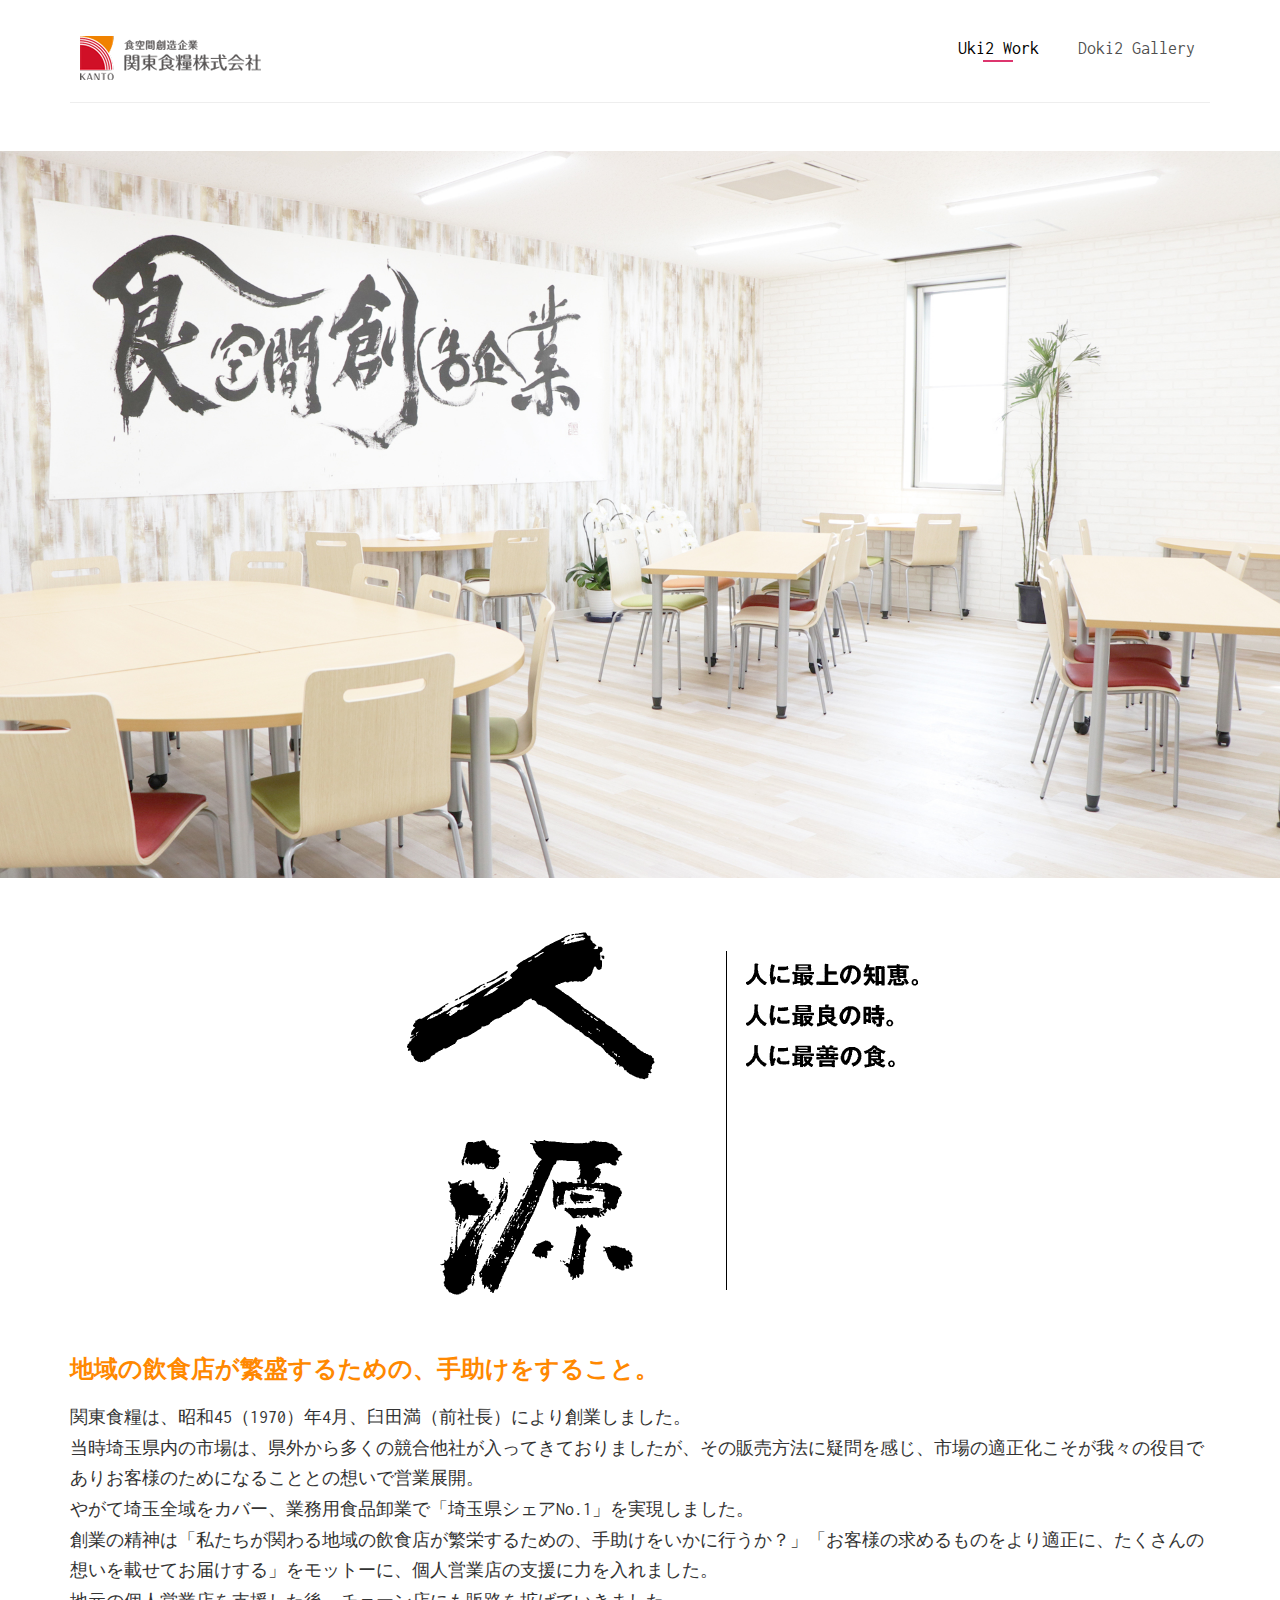
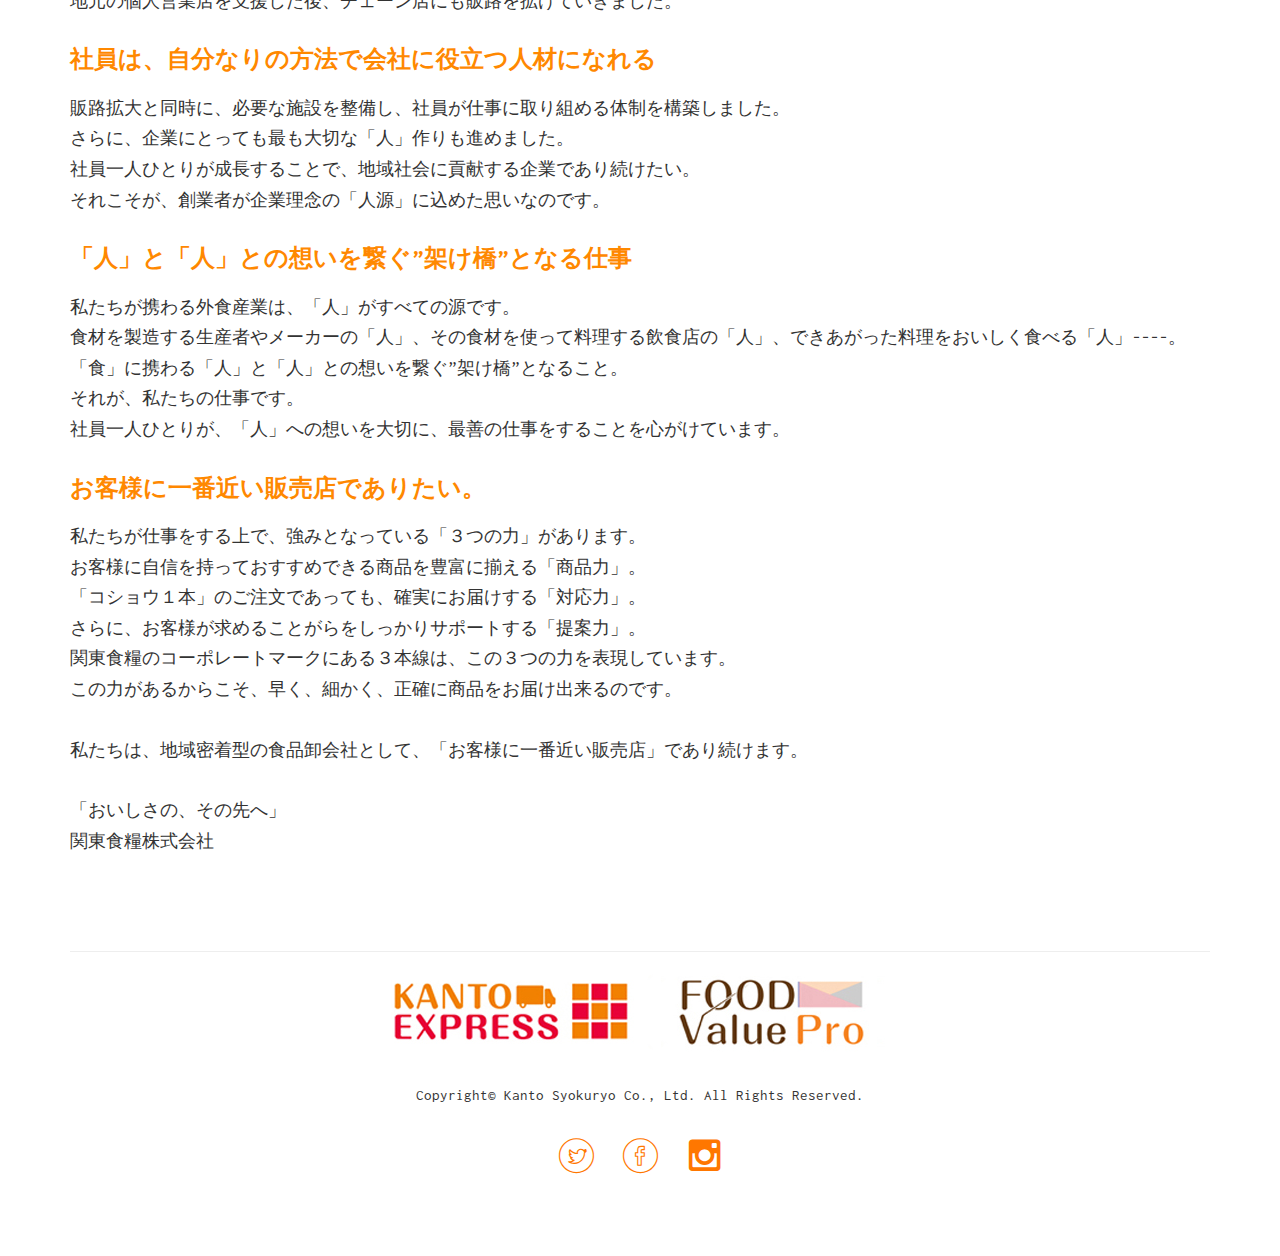
<file: index.html>
﻿<!DOCTYPE HTML>
<html>
<head>
    <meta charset="utf-8">
    <meta http-equiv="X-UA-Compatible" content="IE=edge">
    <title>関東食糧株式会社 | 新BASE</title>
    <meta name="viewport" content="width=device-width, initial-scale=1">
    <meta name="description" content="関東食糧は「地域の飲食店が繁盛するための手助けをすること」を使命とする埼玉最大の業務用食材卸問屋です。56,000品以上の取扱商品と365日24時間の受注システム、たとえ1品でもお届けする物流体制で飲食店、給食業の皆様を応援いたします！" />
    <meta name="keywords" content="関東食糧,関東食料,外食産業,業務用食品,業務用食材,食料品問屋" />
    <meta name="author" content="関東食糧" />

    <!-- <link href="https://fonts.googleapis.com/css?family=Work+Sans:300,400,500,700,800" rel="stylesheet">	 -->
    <link href="https://fonts.googleapis.com/css?family=Inconsolata:400,700" rel="stylesheet">

    <!-- Animate.css -->
    <link rel="stylesheet" href="css/animate.css">
    <!-- Icomoon Icon Fonts-->
    <link rel="stylesheet" href="css/icomoon.css">
    <!-- Bootstrap  -->
    <link rel="stylesheet" href="css/bootstrap.css">
    <!-- Flexslider  -->
    <link rel="stylesheet" href="css/flexslider.css">

    <!-- Theme style  -->
    <link rel="stylesheet" href="css/style.css">

    <!-- Modernizr JS -->
    <script src="js/modernizr-2.6.2.min.js"></script>
    <!-- FOR IE9 below -->
    <!--[if lt IE 9]>
    <script src="js/respond.min.js"></script>
    <![endif]-->

</head>
	<body>
		
	<div class="fh5co-loader"></div>
	
    <div id="page">
        <nav class="fh5co-nav" role="navigation">
            <div class="top-menu">
                <div class="container">
                    <div class="row">
                        <div class="col-xs-2">
                            <div id="fh5co-logo"><a href="https://hospit-sv.paiza-user-basic.cloud:8000/" target="_blank"><img src="images/logo.gif" /></a></div>
                        </div>
                        <div class="col-xs-10 text-right menu-1">
                            <ul>
                                <li class="active"><a href="index.html">Uki2 Work</a></li>
                                <li class="has-dropdown">
                                    <a href="#">Doki2 Gallery</a>
                                    <ul class="dropdown">
                                        <li><a href="gallery.html">Gallery1</a></li>
                                        <li><a href="gallery1.html">Gallery2</a></li>
                                        <li><a href="gallery1_2.html">Gallery3</a></li>
                                        <li><a href="gallery2.html">Gallery4</a></li>
                                        <li><a href="gallery2_2.html">Gallery5</a></li>
                                    </ul>
                                </li>
                            </ul>
                        </div>
                    </div>
                    <hr />
                </div>
            </div>
        </nav>

            <div id="fh5co-wireframe">
                <div class="container">
                    <div class="row animate-box">
                        <div class="col-sm-8 col-sm-offset-2 text-center fh5co-heading">
                            <h2>新しい働き方を創造！<br />わくわく ウキウキ いきいき ドキドキ</h2>
                        </div>
                    </div>
                    <div class="row">
                        <div class="col-sm-7 animate-box"></div>
                        <div class="col-sm-5 animate-box">
                            <div class="user-frame">
                                <h3>魅せる倉庫　魅せる職場</h3>
                                <p>
                                    いき で かっこいい ローコストな 安心安全 をコンセプトに作り上げた食空間創造Baseは魅せる倉庫、魅せる事務所です。<br />
                                    2階は見学者通路を設けたり、各部署の部屋に商談できるスペースや立って打ち合わせができるスペースやツボカフェなどコミュケーションが取れる場がたくさん出現。<br />
                                    これらの場所を活用することで創造力が高まる仕組みです。
                                </p>
                            </div>
                        </div>
                    </div>
                </div>
            </div>

            <div class="container">
                <div class="row" style="margin-top:30px;">
                    <div id="jingen" class="text-center"><img src="images/motto.gif" /></div>
                </div>

                <div style="margin-top:30px;">
                    <h3 style="color:#ff8800; font-weight:bold;">地域の飲食店が繁盛するための、手助けをすること。</h3>
                    <p>
                        関東食糧は、昭和45（1970）年4月、臼田満（前社長）により創業しました。<br />
                        当時埼玉県内の市場は、県外から多くの競合他社が入ってきておりましたが、その販売方法に疑問を感じ、市場の適正化こそが我々の役目でありお客様のためになることとの想いで営業展開。<br />
                        やがて埼玉全域をカバー、業務用食品卸業で「埼玉県シェアNo.1」を実現しました。<br />
                        創業の精神は「私たちが関わる地域の飲食店が繁栄するための、手助けをいかに行うか？」「お客様の求めるものをより適正に、たくさんの想いを載せてお届けする」をモットーに、個人営業店の支援に力を入れました。<br />
                        地元の個人営業店を支援した後、チェーン店にも販路を拡げていきました。
                    </p>
                        <h3 style="color:#ff8800; font-weight:bold;">
                            社員は、自分なりの方法で会社に役立つ人材になれる
                        </h3>
                        <p>
                            販路拡大と同時に、必要な施設を整備し、社員が仕事に取り組める体制を構築しました。<br />
                            さらに、企業にとっても最も大切な「人」作りも進めました。<br />
                            社員一人ひとりが成長することで、地域社会に貢献する企業であり続けたい。<br />
                            それこそが、創業者が企業理念の「人源」に込めた思いなのです。
                        </p>
                        <h3 style="color:#ff8800; font-weight:bold;">
                            「人」と「人」との想いを繋ぐ”架け橋”となる仕事
                        </h3>
                        <p>
                            私たちが携わる外食産業は、「人」がすべての源です。<br />
                            食材を製造する生産者やメーカーの「人」、その食材を使って料理する飲食店の「人」、できあがった料理をおいしく食べる「人」----。<br />
                            「食」に携わる「人」と「人」との想いを繋ぐ”架け橋”となること。<br />
                            それが、私たちの仕事です。<br />
                            社員一人ひとりが、「人」への想いを大切に、最善の仕事をすることを心がけています。
                        </p>
                        <h3 style="color:#ff8800; font-weight:bold;">
                            お客様に一番近い販売店でありたい。
                        </h3>
                        <p>
                            私たちが仕事をする上で、強みとなっている「３つの力」があります。<br />
                            お客様に自信を持っておすすめできる商品を豊富に揃える「商品力」。<br />
                            「コショウ１本」のご注文であっても、確実にお届けする「対応力」。<br />
                            さらに、お客様が求めることがらをしっかりサポートする「提案力」。<br />
                            関東食糧のコーポレートマークにある３本線は、この３つの力を表現しています。<br />
                            この力があるからこそ、早く、細かく、正確に商品をお届け出来るのです。
                        </p>

                        <p>
                            私たちは、地域密着型の食品卸会社として、「お客様に一番近い販売店」であり続けます。
                        </p>

                        <p>
                            「おいしさの、その先へ」<br />
                            関東食糧株式会社
                        </p>
                </div>
            </div>
            <footer id="fh5co-footer" role="contentinfo">
                <div class="container">
                    <hr />
                    <div class="row copyright">
                        <div class="col-sm-12 text-center">
                            <p>
                                <a href="http://www.kanto-syokuryo.jp/shop/default.aspx?kex_mode=b2b" target="_blank"><img src="images/newkanto.jpg" /></a>
                                <a href="http://www.kanto-syokuryo.jp/shop/default.aspx?kex_mode=b2c" target="_blank"><img src="images/FVP.jpg" /></a>
                            </p>
                            <p>
                                <small class="block">Copyright&copy; Kanto Syokuryo Co., Ltd. All Rights Reserved.</small>
                            </p>
                            <p>
                                <ul class="fh5co-social-icons">
                                    <li><a href="https://twitter.com/kantosyokuryo" target="_blank"><i class="icon-twitter"></i></a></li>
                                    <li><a href="https://ja-jp.facebook.com/k.syokuryo" target="_blank"><i class="icon-facebook"></i></a></li>
                                    <li><a href="https://www.instagram.com/explore/tags/%E9%96%A2%E6%9D%B1%E9%A3%9F%E7%B3%A7/" target="_blank"><i class="icon-instagram"></i></a></li>
                                </ul>
                            </p>
                        </div>
                    </div>
                </div>
            </footer>
        </div>

	<div class="gototop js-top">
		<a href="#" class="js-gotop"><i class="icon-arrow-up22"></i></a>
	</div>
	
	<!-- jQuery -->
	<script src="js/jquery.min.js"></script>
	<!-- jQuery Easing -->
	<script src="js/jquery.easing.1.3.js"></script>
	<!-- Bootstrap -->
	<script src="js/bootstrap.min.js"></script>
	<!-- Waypoints -->
	<script src="js/jquery.waypoints.min.js"></script>
	<!-- Flexslider -->
	<script src="js/jquery.flexslider-min.js"></script>
	<!-- Main -->
	<script src="js/main.js"></script>

	</body>
</html>
</file>
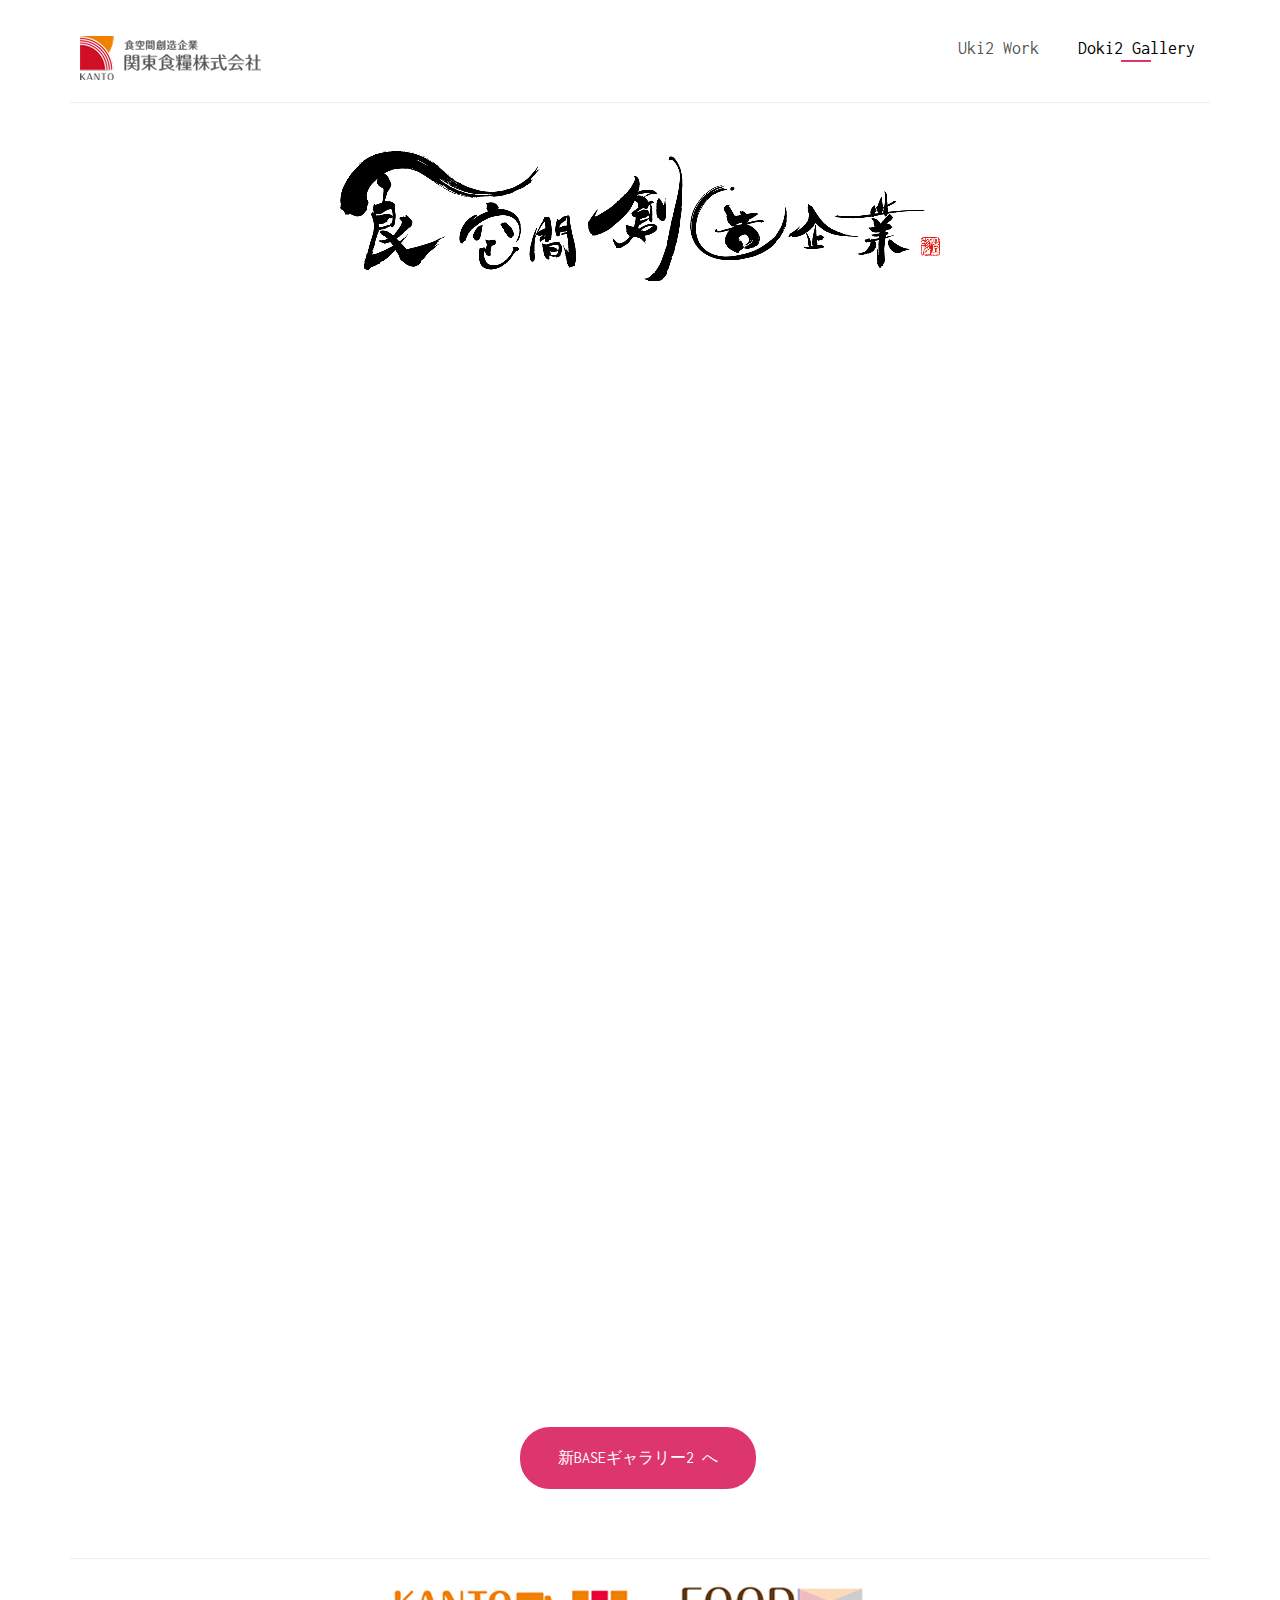
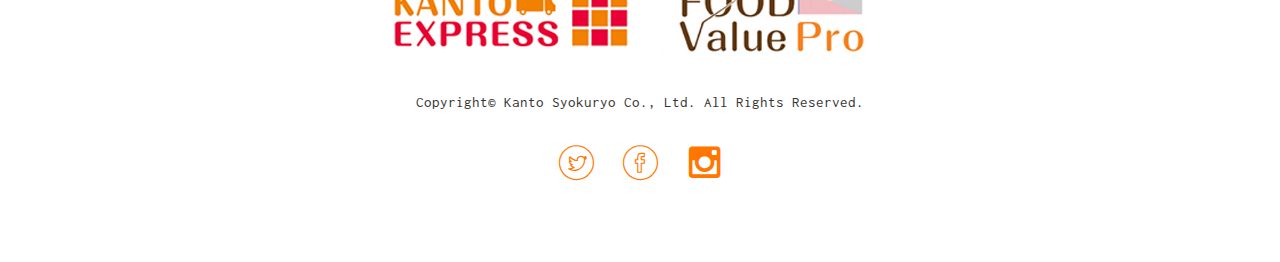
<file: gallery.html>
﻿<!DOCTYPE HTML>
<html>
	<head>
	<meta charset="utf-8">
	<meta http-equiv="X-UA-Compatible" content="IE=edge">
    <title>関東食糧株式会社 | 新BASE</title>
	<meta name="viewport" content="width=device-width, initial-scale=1">
	<meta name="description" content="関東食糧は「地域の飲食店が繁盛するための手助けをすること」を使命とする埼玉最大の業務用食材卸問屋です。56,000品以上の取扱商品と365日24時間の受注システム、たとえ1品でもお届けする物流体制で飲食店、給食業の皆様を応援いたします！" />
	<meta name="keywords" content="関東食糧,関東食料,外食産業,業務用食品,業務用食材,食料品問屋" />
	<meta name="author" content="関東食糧" />

	<!-- <link href="https://fonts.googleapis.com/css?family=Work+Sans:300,400,500,700,800" rel="stylesheet">	 -->
	<link href="https://fonts.googleapis.com/css?family=Inconsolata:400,700" rel="stylesheet">
	
	<!-- Animate.css -->
	<link rel="stylesheet" href="css/animate.css">
	<!-- Icomoon Icon Fonts-->
	<link rel="stylesheet" href="css/icomoon.css">
	<!-- Bootstrap  -->
	<link rel="stylesheet" href="css/bootstrap.css">
	<!-- Flexslider  -->
	<link rel="stylesheet" href="css/flexslider.css">

	<!-- Theme style  -->
	<link rel="stylesheet" href="css/style.css">

	<!-- Modernizr JS -->
	<script src="js/modernizr-2.6.2.min.js"></script>
	<!-- FOR IE9 below -->
	<!--[if lt IE 9]>
	<script src="js/respond.min.js"></script>
	<![endif]-->

	</head>
	<body>		
	<div class="fh5co-loader"></div>
	
    <div id="page">
        <nav class="fh5co-nav" role="navigation">
            <div class="top-menu">
                <div class="container">
                    <div class="row">
                        <div class="col-xs-2">
                            <div id="fh5co-logo"><a href="https://hospit-sv.paiza-user-basic.cloud:8000/" target="_blank"><img src="images/logo.gif" /></a></div>
                        </div>
                        <div class="col-xs-10 text-right menu-1">
                            <ul>
                                <li><a href="index.html">Uki2 Work</a></li>
                                <li class="has-dropdown active">
                                    <a href="#">Doki2 Gallery</a>
                                    <ul class="dropdown">
                                        <li><a href="gallery.html">Gallery1</a></li>
                                        <li><a href="gallery1.html">Gallery2</a></li>
                                        <li><a href="gallery1_2.html">Gallery3</a></li>
                                        <li><a href="gallery2.html">Gallery4</a></li>
                                        <li><a href="gallery2_2.html">Gallery5</a></li>
                                    </ul>
                                </li>
                            </ul>
                        </div>
                    </div>
                    <hr />
                </div>
            </div>
        </nav>
        <div>
            <div class="container">
                <div class="text-center" id="syokukukan"><img src="images/syokukukan_logo.png" alt="食空間創造企業ロゴ" /></div>
                <div class="row animate-box">
                    <div class="col-sm-8 col-sm-offset-2 text-center fh5co-heading">
                        <h2>Base Gallary</h2>
                        <h3>Image like a spaceship</h3>
                    </div>
                </div>
                <div class="row">
                    <div class="col-sm-4">
                        <div class="fh5co-portfolio animate-box">
                            <a href="#">
                                <div class="portfolio-entry" style="background-image: url(images/b02.jpg);"></div>
                                <div class="portfolio-text">
                                    <h3>Rotary Rack</h3>
                                    <ul class="stuff">
                                        <li>ドライ倉庫</li>
                                        <li><i class="icon-eye2"></i>1F</li>
                                    </ul>
                                </div>
                            </a>
                        </div>
                    </div>
                    <div class="col-sm-4">
                        <div class="fh5co-portfolio animate-box">
                            <a href="#">
                                <div class="portfolio-entry" style="background-image: url(images/b03.jpg);"></div>
                                <div class="portfolio-text">
                                    <h3>Rotary Rack</h3>
                                    <ul class="stuff">
                                        <li>ドライ倉庫</li>
                                        <li><i class="icon-eye2"></i>1F</li>
                                    </ul>
                                </div>
                            </a>
                        </div>
                    </div>
                    <div class="col-sm-4">
                        <div class="fh5co-portfolio animate-box">
                            <a href="#">
                                <div class="portfolio-entry" style="background-image: url(images/b01.jpg);"></div>
                                <div class="portfolio-text">
                                    <h3>Rotary Rack</h3>
                                    <ul class="stuff">
                                        <li>ドライ倉庫</li>
                                        <li><i class="icon-eye2"></i>1F</li>
                                    </ul>
                                </div>
                            </a>
                        </div>
                    </div>
                    <div class="col-sm-4">
                        <div class="fh5co-portfolio animate-box">
                            <a href="#">
                                <div class="portfolio-entry" style="background-image: url(images/b04.jpg);"></div>
                                <div class="portfolio-text">
                                    <h3>Warehouse</h3>
                                    <ul class="stuff">
                                        <li>ドライ倉庫</li>
                                        <li><i class="icon-eye2"></i>1F</li>
                                    </ul>
                                </div>
                            </a>
                        </div>
                    </div>
                    <div class="col-sm-4">
                        <div class="fh5co-portfolio animate-box">
                            <a href="#">
                                <div class="portfolio-entry" style="background-image: url(images/b06.jpg);"></div>
                                <div class="portfolio-text">
                                    <h3>On The Street</h3>
                                    <ul class="stuff">
                                        <li>ドライ倉庫</li>
                                        <li><i class="icon-eye2"></i>1F</li>
                                    </ul>
                                </div>
                            </a>
                        </div>
                    </div>
                    <div class="col-sm-4">
                        <div class="fh5co-portfolio animate-box">
                            <a href="#">
                                <div class="portfolio-entry" style="background-image: url(images/b05.jpg);"></div>
                                <div class="portfolio-text">
                                    <h3>Product loading ST</h3>
                                    <ul class="stuff">
                                        <li>ドライ倉庫</li>
                                        <li><i class="icon-eye2"></i>1F</li>
                                    </ul>
                                </div>
                            </a>
                        </div>
                    </div>
                    <div class="col-sm-12 text-center"><a class="btn btn-primary btn-lg btn-demo" href="gallery1.html">新BASEギャラリー2 へ</a></div>
                </div>
            </div>
        </div>

        <footer id="fh5co-footer" role="contentinfo">
            <div class="container">
                <hr />
                <div class="row copyright">
                    <div class="col-sm-12 text-center">
                        <p>
                            <a href="http://www.kanto-syokuryo.jp/shop/default.aspx?kex_mode=b2b" target="_blank"><img src="images/newkanto.jpg" /></a>
                            <a href="http://www.kanto-syokuryo.jp/shop/default.aspx?kex_mode=b2c" target="_blank"><img src="images/FVP.jpg" /></a>
                        </p>
                        <p>
                            <small class="block">Copyright&copy; Kanto Syokuryo Co., Ltd. All Rights Reserved.</small>
                        </p>
                        <p>
                            <ul class="fh5co-social-icons">
                                <li><a href="https://twitter.com/kantosyokuryo" target="_blank"><i class="icon-twitter"></i></a></li>
                                <li><a href="https://ja-jp.facebook.com/k.syokuryo" target="_blank"><i class="icon-facebook"></i></a></li>
                                <li><a href="https://www.instagram.com/explore/tags/%E9%96%A2%E6%9D%B1%E9%A3%9F%E7%B3%A7/" target="_blank"><i class="icon-instagram"></i></a></li>
                            </ul>
                        </p>
                    </div>
                </div>
            </div>
        </footer>

    </div>

	<div class="gototop js-top">
		<a href="#" class="js-gotop"><i class="icon-arrow-up22"></i></a>
	</div>
	
	<!-- jQuery -->
	<script src="js/jquery.min.js"></script>
	<!-- jQuery Easing -->
	<script src="js/jquery.easing.1.3.js"></script>
	<!-- Bootstrap -->
	<script src="js/bootstrap.min.js"></script>
	<!-- Waypoints -->
	<script src="js/jquery.waypoints.min.js"></script>
	<!-- Flexslider -->
	<script src="js/jquery.flexslider-min.js"></script>
	<!-- Main -->
	<script src="js/main.js"></script>

	</body>
</html>
</file>
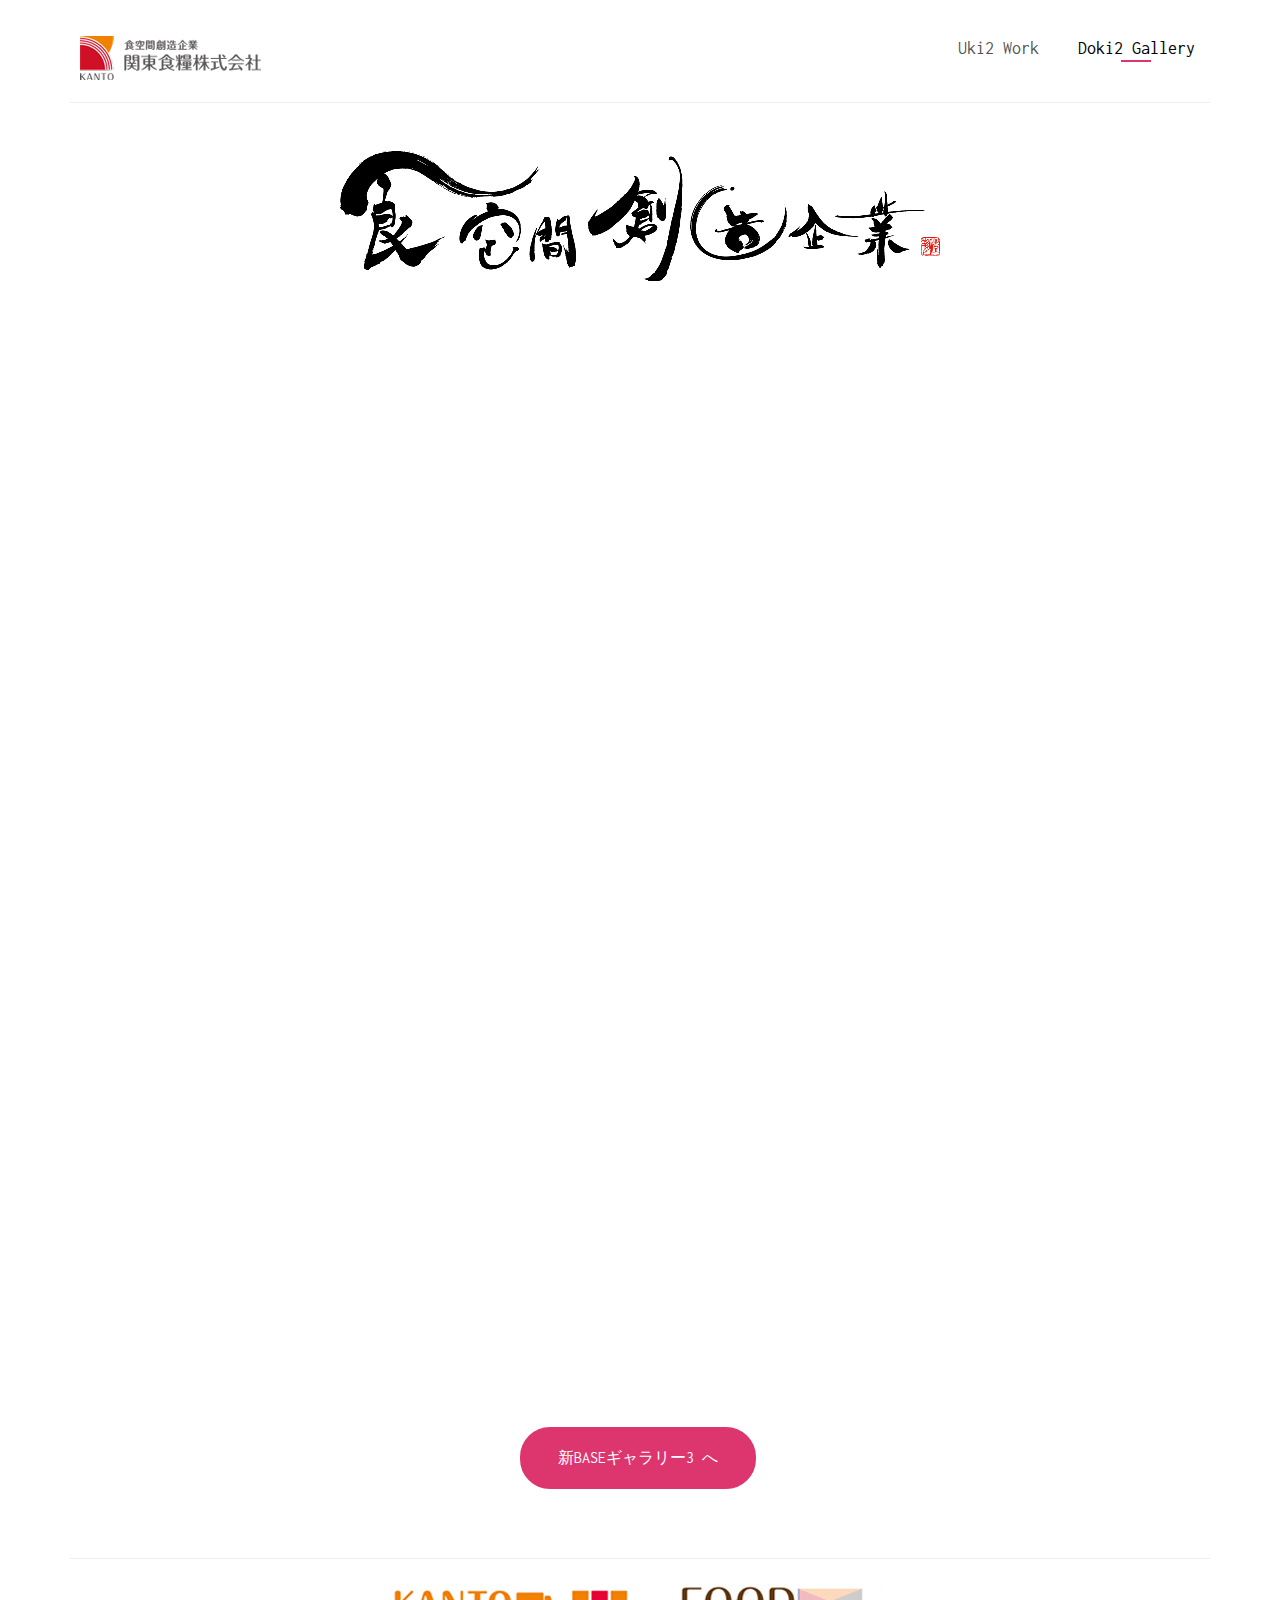
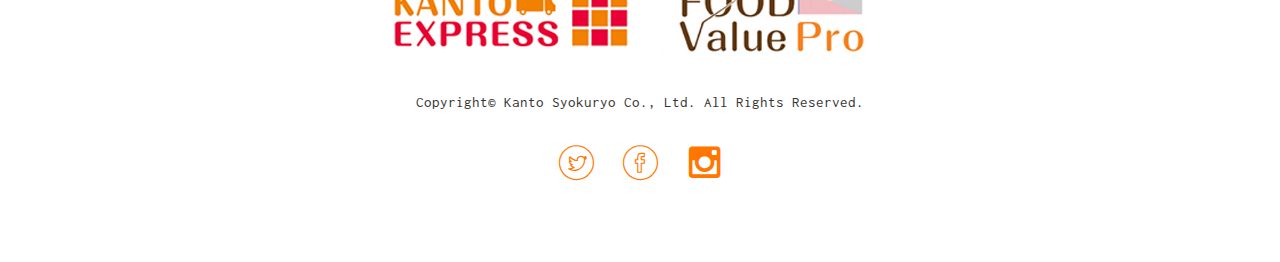
<file: gallery1.html>
﻿<!DOCTYPE HTML>
<html>
	<head>
	<meta charset="utf-8">
	<meta http-equiv="X-UA-Compatible" content="IE=edge">
    <title>関東食糧株式会社 | 新BASE</title>
	<meta name="viewport" content="width=device-width, initial-scale=1">
	<meta name="description" content="関東食糧は「地域の飲食店が繁盛するための手助けをすること」を使命とする埼玉最大の業務用食材卸問屋です。56,000品以上の取扱商品と365日24時間の受注システム、たとえ1品でもお届けする物流体制で飲食店、給食業の皆様を応援いたします！" />
	<meta name="keywords" content="関東食糧,関東食料,外食産業,業務用食品,業務用食材,食料品問屋" />
	<meta name="author" content="関東食糧" />

	<!-- <link href="https://fonts.googleapis.com/css?family=Work+Sans:300,400,500,700,800" rel="stylesheet">	 -->
	<link href="https://fonts.googleapis.com/css?family=Inconsolata:400,700" rel="stylesheet">
	
	<!-- Animate.css -->
	<link rel="stylesheet" href="css/animate.css">
	<!-- Icomoon Icon Fonts-->
	<link rel="stylesheet" href="css/icomoon.css">
	<!-- Bootstrap  -->
	<link rel="stylesheet" href="css/bootstrap.css">
	<!-- Flexslider  -->
	<link rel="stylesheet" href="css/flexslider.css">

	<!-- Theme style  -->
	<link rel="stylesheet" href="css/style.css">

	<!-- Modernizr JS -->
	<script src="js/modernizr-2.6.2.min.js"></script>
	<!-- FOR IE9 below -->
	<!--[if lt IE 9]>
	<script src="js/respond.min.js"></script>
	<![endif]-->

	</head>
	<body>		
	<div class="fh5co-loader"></div>
	
    <div id="page">
        <nav class="fh5co-nav" role="navigation">
            <div class="top-menu">
                <div class="container">
                    <div class="row">
                        <div class="col-xs-2">
                            <div id="fh5co-logo"><a href="https://hospit-sv.paiza-user-basic.cloud:8000/" target="_blank"><img src="images/logo.gif" /></a></div>
                        </div>
                        <div class="col-xs-10 text-right menu-1">
                            <ul>
                                <li><a href="index.html">Uki2 Work</a></li>
                                <li class="has-dropdown active">
                                    <a href="#">Doki2 Gallery</a>
                                    <ul class="dropdown">
                                        <li><a href="gallery.html">Gallery1</a></li>
                                        <li><a href="gallery1.html">Gallery2</a></li>
                                        <li><a href="gallery1_2.html">Gallery3</a></li>
                                        <li><a href="gallery2.html">Gallery4</a></li>
                                        <li><a href="gallery2_2.html">Gallery5</a></li>
                                    </ul>
                                </li>
                            </ul>
                        </div>
                    </div>
                    <hr />
                </div>
            </div>
        </nav>
        <div>
            <div class="container">
                <div class="text-center" id="syokukukan"><img src="images/syokukukan_logo.png" alt="食空間創造企業ロゴ" /></div>
                <div class="row animate-box">
                    <div class="col-sm-8 col-sm-offset-2 text-center fh5co-heading">
                        <h2>Base Gallary</h2>
                        <h3>Image like a spaceship</h3>
                    </div>
                </div>
                <div class="row">
                    <div class="col-sm-4">
                        <div class="fh5co-portfolio animate-box">
                            <a href="#">
                                <div class="portfolio-entry" style="background-image: url(images/b08.jpg);"></div>
                                <div class="portfolio-text">
                                    <h3>Warehouse Street</h3>
                                    <ul class="stuff">
                                        <li>ドライ倉庫</li>
                                        <li><i class="icon-eye2"></i>3F</li>
                                    </ul>
                                </div>
                            </a>
                        </div>
                    </div>
                    <div class="col-sm-4">
                        <div class="fh5co-portfolio animate-box">
                            <a href="#">
                                <div class="portfolio-entry" style="background-image: url(images/b10.jpg);"></div>
                                <div class="portfolio-text">
                                    <h3>Belt Conveyor</h3>
                                    <ul class="stuff">
                                        <li>ドライ倉庫</li>
                                        <li><i class="icon-eye2"></i>3F</li>
                                    </ul>
                                </div>
                            </a>
                        </div>
                    </div>
                    <div class="col-sm-4">
                        <div class="fh5co-portfolio animate-box">
                            <a href="#">
                                <div class="portfolio-entry" style="background-image: url(images/b11.jpg);"></div>
                                <div class="portfolio-text">
                                    <h3>Belt Conveyor</h3>
                                    <ul class="stuff">
                                        <li>ドライ倉庫</li>
                                        <li><i class="icon-eye2"></i>3F</li>
                                    </ul>
                                </div>
                            </a>
                        </div>
                    </div>
                    <div class="col-sm-4">
                        <div class="fh5co-portfolio animate-box">
                            <a href="#">
                                <div class="portfolio-entry" style="background-image: url(images/b12.jpg);"></div>
                                <div class="portfolio-text">
                                    <h3>Warehouse</h3>
                                    <ul class="stuff">
                                        <li>ドライ倉庫</li>
                                        <li><i class="icon-eye2"></i>3F</li>
                                    </ul>
                                </div>
                            </a>
                        </div>
                    </div>
                    <div class="col-sm-4">
                        <div class="fh5co-portfolio animate-box">
                            <a href="#">
                                <div class="portfolio-entry" style="background-image: url(images/b13.jpg);"></div>
                                <div class="portfolio-text">
                                    <h3>On The Street</h3>
                                    <ul class="stuff">
                                        <li>ドライ倉庫</li>
                                        <li><i class="icon-eye2"></i>3F</li>
                                    </ul>
                                </div>
                            </a>
                        </div>
                    </div>
                    <div class="col-sm-4">
                        <div class="fh5co-portfolio animate-box">
                            <a href="#">
                                <div class="portfolio-entry" style="background-image: url(images/b09.jpg);"></div>
                                <div class="portfolio-text">
                                    <h3>Wine warehouse</h3>
                                    <ul class="stuff">
                                        <li>ワイン庫</li>
                                        <li><i class="icon-eye2"></i>1F</li>
                                    </ul>
                                </div>
                            </a>
                        </div>
                    </div>
                    <div class="col-sm-12 text-center"><a class="btn btn-primary btn-lg btn-demo" href="gallery1_2.html">新BASEギャラリー3 へ</a></div>
                </div>
            </div>
        </div>

        <footer id="fh5co-footer" role="contentinfo">
            <div class="container">
                <hr />
                <div class="row copyright">
                    <div class="col-sm-12 text-center">
                        <p>
                            <a href="http://www.kanto-syokuryo.jp/shop/default.aspx?kex_mode=b2b" target="_blank"><img src="images/newkanto.jpg" /></a>
                            <a href="http://www.kanto-syokuryo.jp/shop/default.aspx?kex_mode=b2c" target="_blank"><img src="images/FVP.jpg" /></a>
                        </p>
                        <p>
                            <small class="block">Copyright&copy; Kanto Syokuryo Co., Ltd. All Rights Reserved.</small>
                        </p>
                        <p>
                            <ul class="fh5co-social-icons">
                                <li><a href="https://twitter.com/kantosyokuryo" target="_blank"><i class="icon-twitter"></i></a></li>
                                <li><a href="https://ja-jp.facebook.com/k.syokuryo" target="_blank"><i class="icon-facebook"></i></a></li>
                                <li><a href="https://www.instagram.com/explore/tags/%E9%96%A2%E6%9D%B1%E9%A3%9F%E7%B3%A7/" target="_blank"><i class="icon-instagram"></i></a></li>
                            </ul>
                        </p>
                    </div>
                </div>
            </div>
        </footer>

    </div>

	<div class="gototop js-top">
		<a href="#" class="js-gotop"><i class="icon-arrow-up22"></i></a>
	</div>
	
	<!-- jQuery -->
	<script src="js/jquery.min.js"></script>
	<!-- jQuery Easing -->
	<script src="js/jquery.easing.1.3.js"></script>
	<!-- Bootstrap -->
	<script src="js/bootstrap.min.js"></script>
	<!-- Waypoints -->
	<script src="js/jquery.waypoints.min.js"></script>
	<!-- Flexslider -->
	<script src="js/jquery.flexslider-min.js"></script>
	<!-- Main -->
	<script src="js/main.js"></script>

	</body>
</html>
</file>
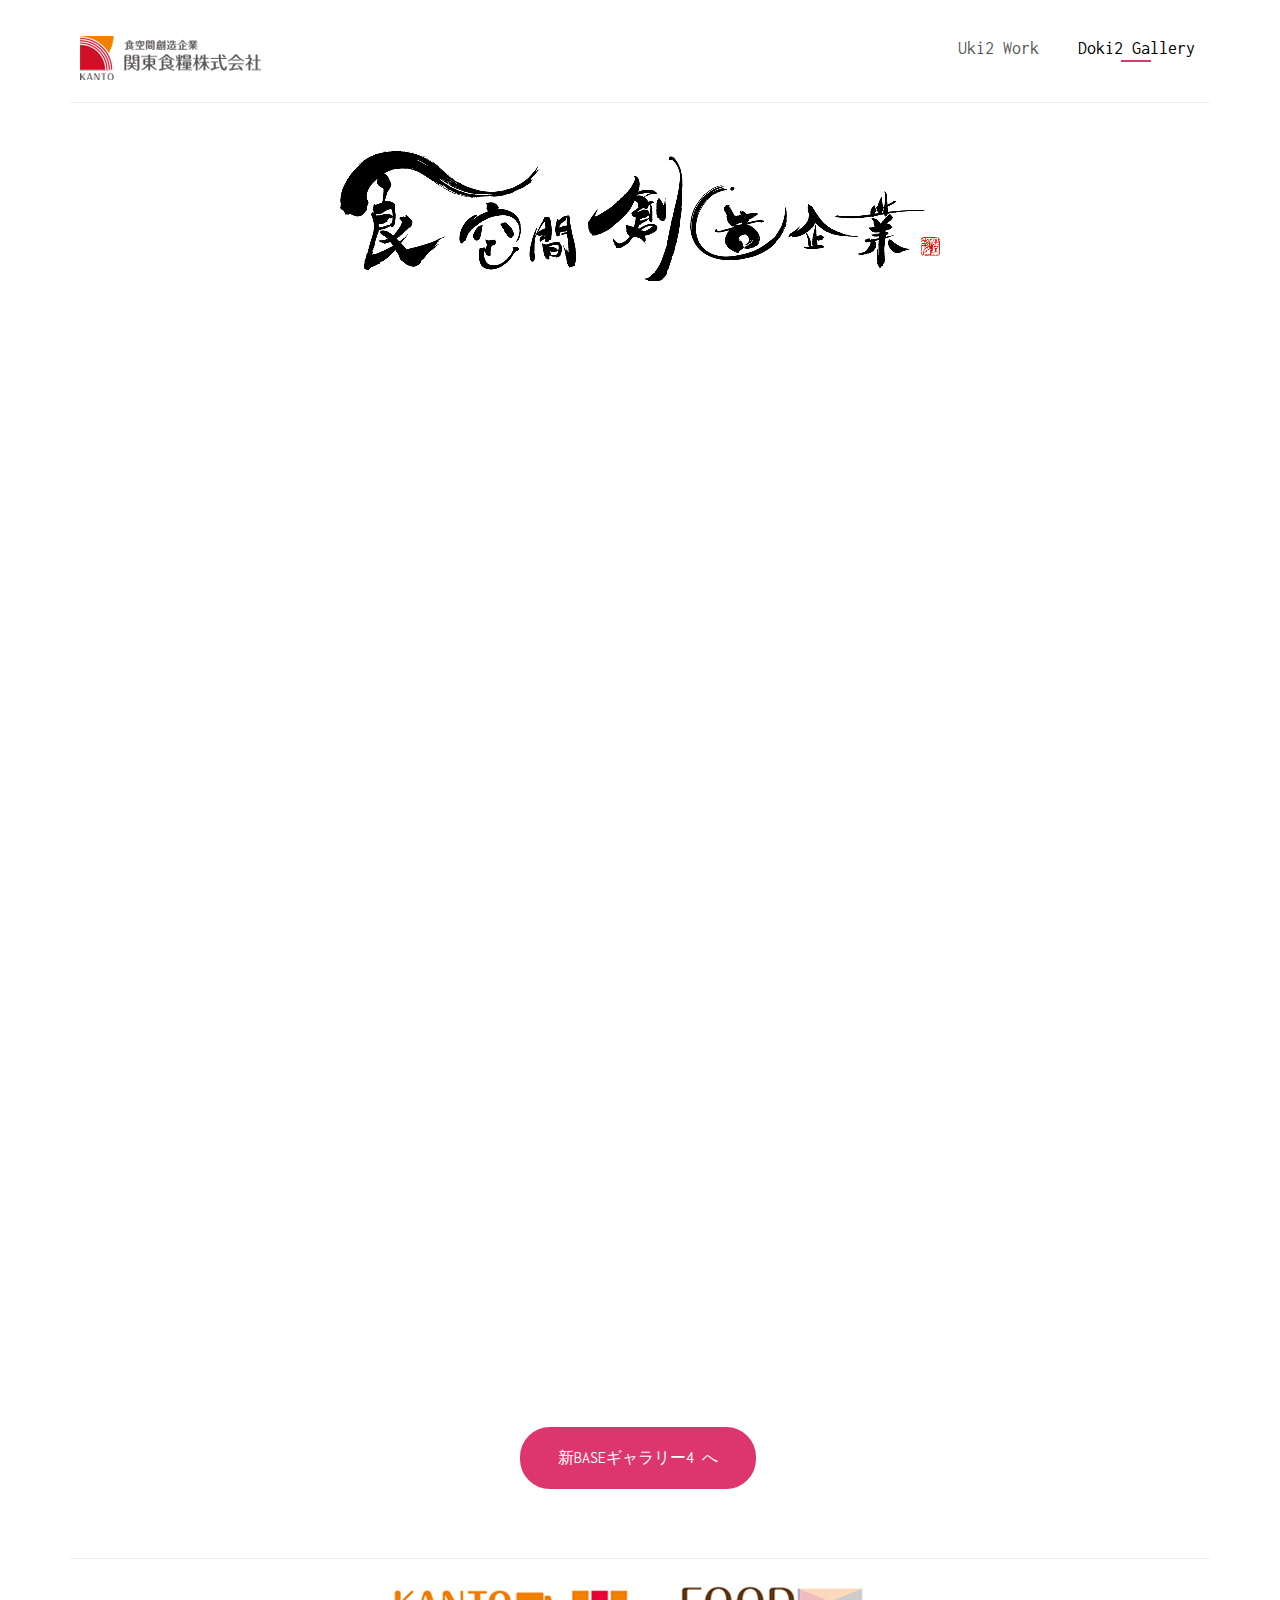
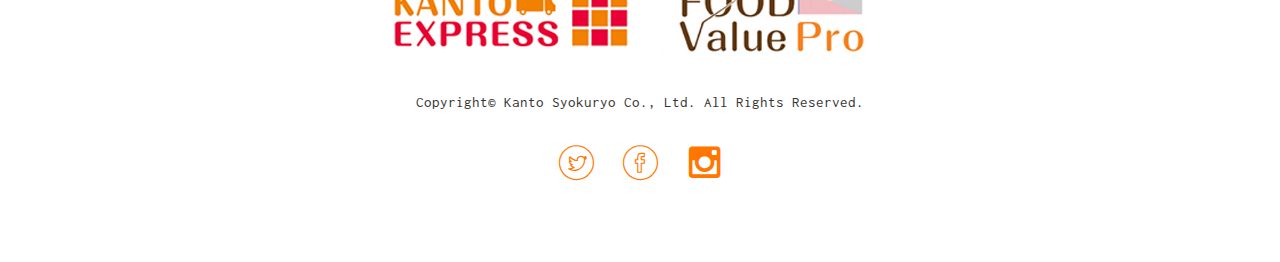
<file: gallery1_2.html>
﻿<!DOCTYPE HTML>
<html>
	<head>
	<meta charset="utf-8">
	<meta http-equiv="X-UA-Compatible" content="IE=edge">
    <title>関東食糧株式会社 | 新BASE</title>
	<meta name="viewport" content="width=device-width, initial-scale=1">
	<meta name="description" content="関東食糧は「地域の飲食店が繁盛するための手助けをすること」を使命とする埼玉最大の業務用食材卸問屋です。56,000品以上の取扱商品と365日24時間の受注システム、たとえ1品でもお届けする物流体制で飲食店、給食業の皆様を応援いたします！" />
	<meta name="keywords" content="関東食糧,関東食料,外食産業,業務用食品,業務用食材,食料品問屋" />
	<meta name="author" content="関東食糧" />

	<!-- <link href="https://fonts.googleapis.com/css?family=Work+Sans:300,400,500,700,800" rel="stylesheet">	 -->
	<link href="https://fonts.googleapis.com/css?family=Inconsolata:400,700" rel="stylesheet">
	
	<!-- Animate.css -->
	<link rel="stylesheet" href="css/animate.css">
	<!-- Icomoon Icon Fonts-->
	<link rel="stylesheet" href="css/icomoon.css">
	<!-- Bootstrap  -->
	<link rel="stylesheet" href="css/bootstrap.css">
	<!-- Flexslider  -->
	<link rel="stylesheet" href="css/flexslider.css">

	<!-- Theme style  -->
	<link rel="stylesheet" href="css/style.css">

	<!-- Modernizr JS -->
	<script src="js/modernizr-2.6.2.min.js"></script>
	<!-- FOR IE9 below -->
	<!--[if lt IE 9]>
	<script src="js/respond.min.js"></script>
	<![endif]-->

	</head>
	<body>		
	<div class="fh5co-loader"></div>
	
    <div id="page">
        <nav class="fh5co-nav" role="navigation">
            <div class="top-menu">
                <div class="container">
                    <div class="row">
                        <div class="col-xs-2">
                            <div id="fh5co-logo"><a href="https://hospit-sv.paiza-user-basic.cloud:8000/" target="_blank"><img src="images/logo.gif" /></a></div>
                        </div>
                        <div class="col-xs-10 text-right menu-1">
                            <ul>
                                <li><a href="index.html">Uki2 Work</a></li>
                                <li class="has-dropdown active">
                                    <a href="#">Doki2 Gallery</a>
                                    <ul class="dropdown">
                                        <li><a href="gallery.html">Gallery1</a></li>
                                        <li><a href="gallery1.html">Gallery2</a></li>
                                        <li><a href="gallery1_2.html">Gallery3</a></li>
                                        <li><a href="gallery2.html">Gallery4</a></li>
                                        <li><a href="gallery2_2.html">Gallery5</a></li>
                                    </ul>
                                </li>
                            </ul>
                        </div>
                    </div>
                    <hr />
                </div>
            </div>
        </nav>
        <div>
            <div class="container">
                <div class="text-center" id="syokukukan"><img src="images/syokukukan_logo.png" alt="食空間創造企業ロゴ" /></div>
                <div class="row animate-box">
                    <div class="col-sm-8 col-sm-offset-2 text-center fh5co-heading">
                        <h2>Base Gallary</h2>
                        <h3>Image like a spaceship</h3>
                    </div>
                </div>
                <div class="row">
                    <div class="col-sm-4">
                        <div class="fh5co-portfolio animate-box">
                            <a href="#">
                                <div class="portfolio-entry" style="background-image: url(images/b07.jpg);"></div>
                                <div class="portfolio-text">
                                    <h3>Dock shelter</h3>
                                    <ul class="stuff">
                                        <li>カタパルト</li>
                                        <li><i class="icon-eye2"></i>1F</li>
                                    </ul>
                                </div>
                            </a>
                        </div>
                    </div>
                    <div class="col-sm-4">
                        <div class="fh5co-portfolio animate-box">
                            <a href="#">
                                <div class="portfolio-entry" style="background-image: url(images/b14.jpg);"></div>
                                <div class="portfolio-text">
                                    <h3>Injection machine</h3>
                                    <ul class="stuff">
                                        <li>カタパルト</li>
                                        <li><i class="icon-eye2"></i>1F</li>
                                    </ul>
                                </div>
                            </a>
                        </div>
                    </div>
                    <div class="col-sm-4">
                        <div class="fh5co-portfolio animate-box">
                            <a href="#">
                                <div class="portfolio-entry" style="background-image: url(images/b15.jpg);"></div>
                                <div class="portfolio-text">
                                    <h3>Freezing base</h3>
                                    <ul class="stuff">
                                        <li>冷凍庫</li>
                                        <li><i class="icon-eye2"></i>1F</li>
                                    </ul>
                                </div>
                            </a>
                        </div>
                    </div>
                    <div class="col-sm-4">
                        <div class="fh5co-portfolio animate-box">
                            <a href="#">
                                <div class="portfolio-entry" style="background-image: url(images/a16.jpg);"></div>
                                <div class="portfolio-text">
                                    <h3>Visitor Passage</h3>
                                    <ul class="stuff">
                                        <li>見学者通路</li>
                                        <li><i class="icon-heart2"></i>2F</li>
                                    </ul>
                                </div>
                            </a>
                        </div>
                    </div>
                    <div class="col-sm-4">
                        <div class="fh5co-portfolio animate-box">
                            <a href="#">
                                <div class="portfolio-entry" style="background-image: url(images/a13.jpg);"></div>
                                <div class="portfolio-text">
                                    <h3>Food Create Corporate</h3>
                                    <ul class="stuff">
                                        <li>通路</li>
                                        <li><i class="icon-heart2"></i>3F</li>
                                    </ul>
                                </div>
                            </a>
                        </div>
                    </div>

                    <div class="col-sm-12 text-center"><a class="btn btn-primary btn-lg btn-demo" href="gallery2.html">新BASEギャラリー4 へ</a></div>
                </div>
            </div>
        </div>

        <footer id="fh5co-footer" role="contentinfo">
            <div class="container">
                <hr />
                <div class="row copyright">
                    <div class="col-sm-12 text-center">
                        <p>
                            <a href="http://www.kanto-syokuryo.jp/shop/default.aspx?kex_mode=b2b" target="_blank"><img src="images/newkanto.jpg" /></a>
                            <a href="http://www.kanto-syokuryo.jp/shop/default.aspx?kex_mode=b2c" target="_blank"><img src="images/FVP.jpg" /></a>
                        </p>
                        <p>
                            <small class="block">Copyright&copy; Kanto Syokuryo Co., Ltd. All Rights Reserved.</small>
                        </p>
                        <p>
                            <ul class="fh5co-social-icons">
                                <li><a href="https://twitter.com/kantosyokuryo" target="_blank"><i class="icon-twitter"></i></a></li>
                                <li><a href="https://ja-jp.facebook.com/k.syokuryo" target="_blank"><i class="icon-facebook"></i></a></li>
                                <li><a href="https://www.instagram.com/explore/tags/%E9%96%A2%E6%9D%B1%E9%A3%9F%E7%B3%A7/" target="_blank"><i class="icon-instagram"></i></a></li>
                            </ul>
                        </p>
                    </div>
                </div>
            </div>
        </footer>

    </div>

	<div class="gototop js-top">
		<a href="#" class="js-gotop"><i class="icon-arrow-up22"></i></a>
	</div>
	
	<!-- jQuery -->
	<script src="js/jquery.min.js"></script>
	<!-- jQuery Easing -->
	<script src="js/jquery.easing.1.3.js"></script>
	<!-- Bootstrap -->
	<script src="js/bootstrap.min.js"></script>
	<!-- Waypoints -->
	<script src="js/jquery.waypoints.min.js"></script>
	<!-- Flexslider -->
	<script src="js/jquery.flexslider-min.js"></script>
	<!-- Main -->
	<script src="js/main.js"></script>

	</body>
</html>
</file>
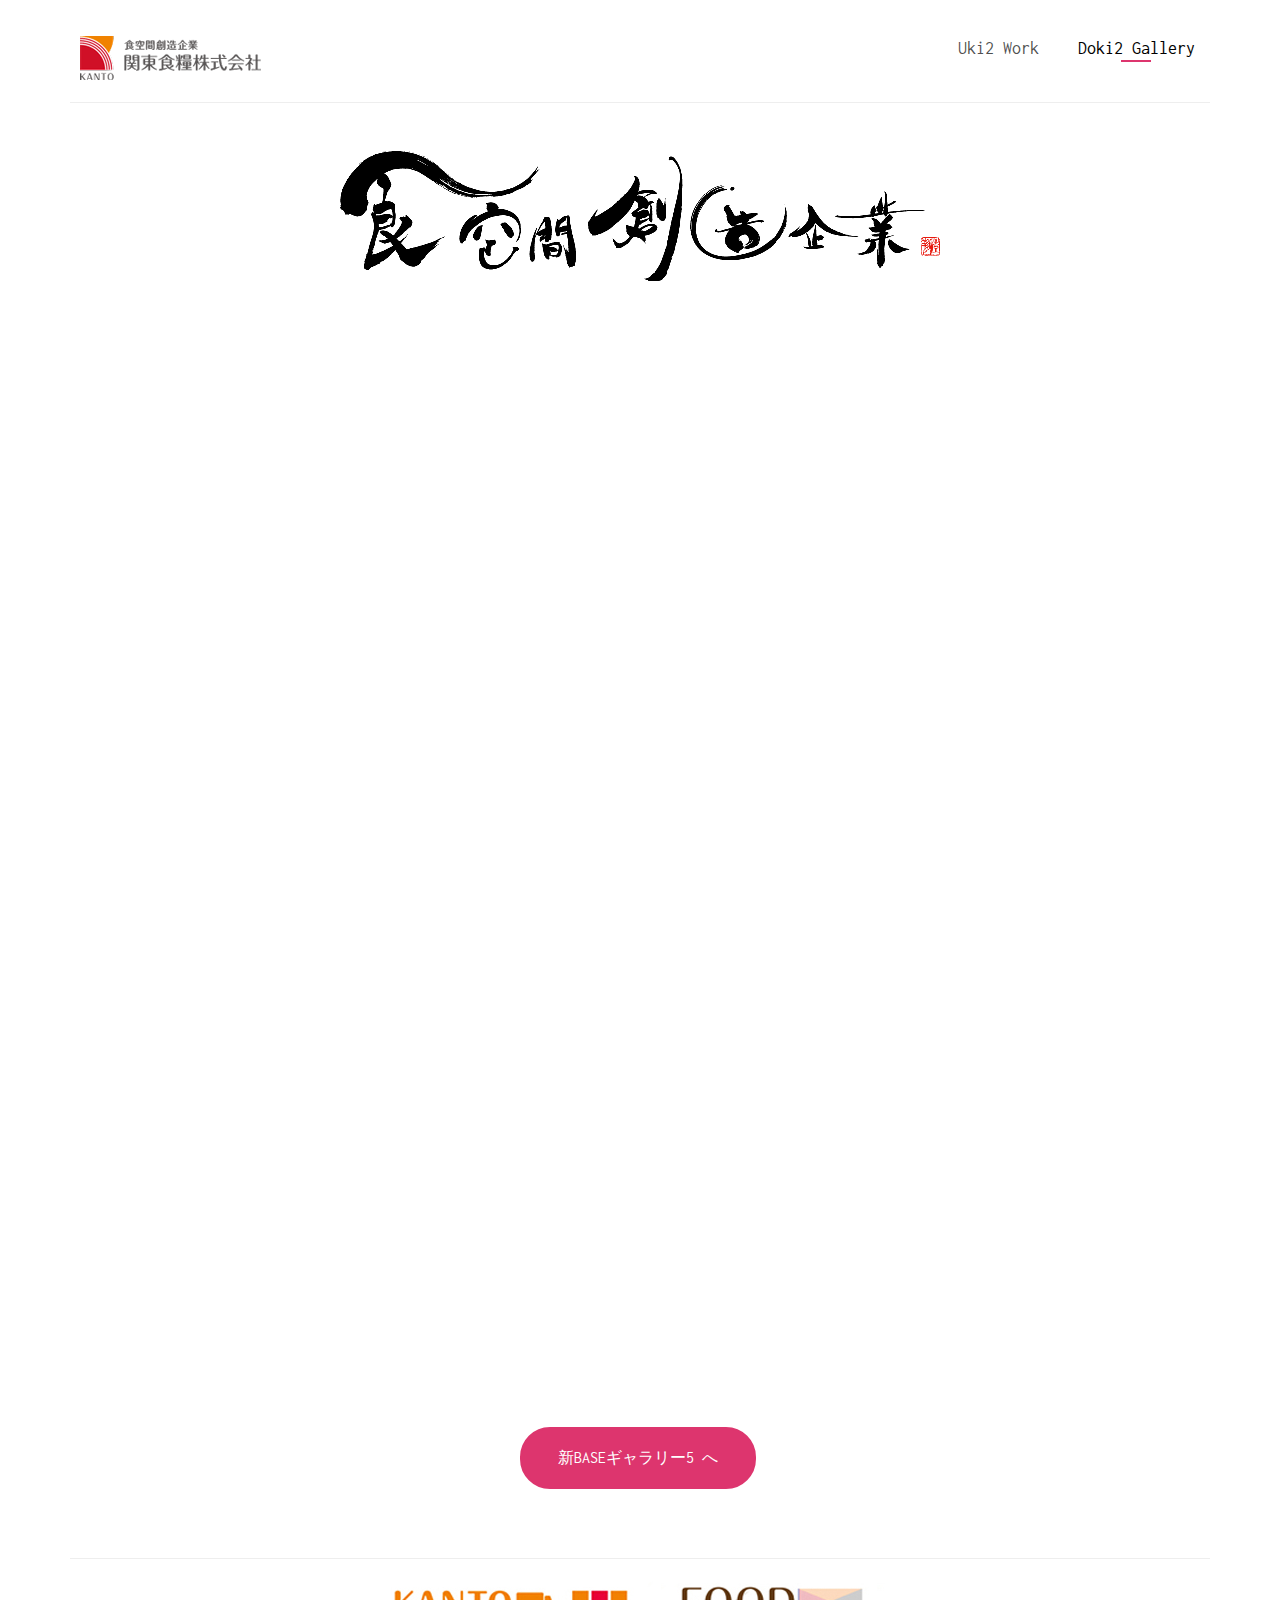
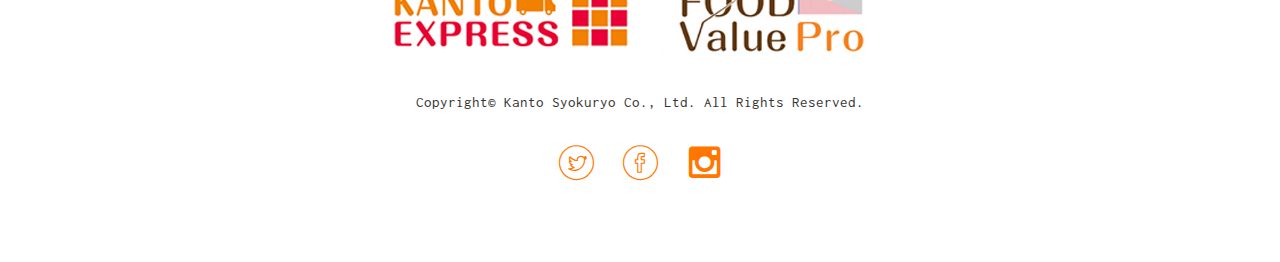
<file: gallery2.html>
﻿<!DOCTYPE HTML>
<html>
	<head>
	<meta charset="utf-8">
	<meta http-equiv="X-UA-Compatible" content="IE=edge">
    <title>関東食糧株式会社 | 新BASE</title>
	<meta name="viewport" content="width=device-width, initial-scale=1">
	<meta name="description" content="関東食糧は「地域の飲食店が繁盛するための手助けをすること」を使命とする埼玉最大の業務用食材卸問屋です。56,000品以上の取扱商品と365日24時間の受注システム、たとえ1品でもお届けする物流体制で飲食店、給食業の皆様を応援いたします！" />
	<meta name="keywords" content="関東食糧,関東食料,外食産業,業務用食品,業務用食材,食料品問屋" />
	<meta name="author" content="関東食糧" />

	<!-- <link href="https://fonts.googleapis.com/css?family=Work+Sans:300,400,500,700,800" rel="stylesheet">	 -->
	<link href="https://fonts.googleapis.com/css?family=Inconsolata:400,700" rel="stylesheet">
	
	<!-- Animate.css -->
	<link rel="stylesheet" href="css/animate.css">
	<!-- Icomoon Icon Fonts-->
	<link rel="stylesheet" href="css/icomoon.css">
	<!-- Bootstrap  -->
	<link rel="stylesheet" href="css/bootstrap.css">
	<!-- Flexslider  -->
	<link rel="stylesheet" href="css/flexslider.css">

	<!-- Theme style  -->
	<link rel="stylesheet" href="css/style.css">

	<!-- Modernizr JS -->
	<script src="js/modernizr-2.6.2.min.js"></script>
	<!-- FOR IE9 below -->
	<!--[if lt IE 9]>
	<script src="js/respond.min.js"></script>
	<![endif]-->

	</head>
	<body>
		
	<div class="fh5co-loader"></div>
	
    <div id="page">
        <nav class="fh5co-nav" role="navigation">
            <div class="top-menu">
                <div class="container">
                    <div class="row">
                        <div class="col-xs-2">
                            <div id="fh5co-logo"><a href="https://hospit-sv.paiza-user-basic.cloud:8000/" target="_blank"><img src="images/logo.gif" /></a></div>
                        </div>
                        <div class="col-xs-10 text-right menu-1">
                            <ul>
                                <li><a href="index.html">Uki2 Work</a></li>
                                <li class="has-dropdown active">
                                    <a href="#">Doki2 Gallery</a>
                                    <ul class="dropdown">
                                        <li><a href="gallery.html">Gallery1</a></li>
                                        <li><a href="gallery1.html">Gallery2</a></li>
                                        <li><a href="gallery1_2.html">Gallery3</a></li>
                                        <li><a href="gallery2.html">Gallery4</a></li>
                                        <li><a href="gallery2_2.html">Gallery5</a></li>
                                    </ul>
                                </li>
                            </ul>
                        </div>
                    </div>
                    <hr />
                </div>
            </div>
        </nav>
        <div>
            <div class="container">
                <div class="text-center" id="syokukukan"><img src="images/syokukukan_logo.png" alt="食空間創造企業ロゴ" /></div>
                <div class="row animate-box">
                    <div class="col-sm-8 col-sm-offset-2 text-center fh5co-heading">
                        <h2>BASE Gallary</h2>
                        <h3>Image that office works in food space</h3>
                    </div>
                </div>
                <div class="row">
                    <div class="col-sm-4">
                        <div class="fh5co-portfolio animate-box">
                            <a href="#">
                                <div class="portfolio-entry" style="background-image: url(images/a02.jpg);"></div>
                                <div class="portfolio-text">
                                    <h3>Sales Frontline BASE</h3>
                                    <ul class="stuff">
                                        <li>営業前線基地</li>
                                        <li><i class="icon-heart2"></i>3F</li>
                                    </ul>
                                </div>
                            </a>
                        </div>
                    </div>
                    <div class="col-sm-4">
                        <div class="fh5co-portfolio animate-box">
                            <a href="#">
                                <div class="portfolio-entry" style="background-image: url(images/a08.jpg);"></div>
                                <div class="portfolio-text">
                                    <h3>Medical Care BASE</h3>
                                    <ul class="stuff">
                                        <li>メディケアベース</li>
                                        <li><i class="icon-heart2"></i>4F</li>
                                    </ul>
                                </div>
                            </a>
                        </div>
                    </div>
                    <div class="col-sm-4">
                        <div class="fh5co-portfolio animate-box">
                            <a href="#">
                                <div class="portfolio-entry" style="background-image: url(images/a03.jpg);"></div>
                                <div class="portfolio-text">
                                    <h3>Product Planning BASE</h3>
                                    <ul class="stuff">
                                        <li>食空間創造商品企画ベース</li>
                                        <li><i class="icon-heart2"></i>2F</li>
                                    </ul>
                                </div>
                            </a>
                        </div>
                    </div>
                    <div class="col-sm-4">
                        <div class="fh5co-portfolio animate-box">
                            <a href="#">
                                <div class="portfolio-entry" style="background-image: url(images/a10.jpg);"></div>
                                <div class="portfolio-text">
                                    <h3>Marketing BASE</h3>
                                    <ul class="stuff">
                                        <li>マーケティングベース</li>
                                        <li><i class="icon-heart2"></i>4F</li>
                                    </ul>
                                </div>
                            </a>
                        </div>
                    </div>
                    <div class="col-sm-4">
                        <div class="fh5co-portfolio animate-box">
                            <a href="#">
                                <div class="portfolio-entry" style="background-image: url(images/a07.jpg);"></div>
                                <div class="portfolio-text">
                                    <h3>Rogistics BASE</h3>
                                    <ul class="stuff">
                                        <li>ロジスティックベース</li>
                                        <li><i class="icon-heart2"></i>4F</li>
                                    </ul>
                                </div>
                            </a>
                        </div>
                    </div>
                    <div class="col-sm-4">
                        <div class="fh5co-portfolio animate-box">
                            <a href="#">
                                <div class="portfolio-entry" style="background-image: url(images/a17.jpg);"></div>
                                <div class="portfolio-text">
                                    <h3>Strategic Info Sys BASE</h3>
                                    <ul class="stuff">
                                        <li>戦略情報システム基地</li>
                                        <li><i class="icon-heart2"></i>3F</li>
                                    </ul>
                                </div>
                            </a>
                        </div>
                    </div>
                    <div class="col-sm-12 text-center"><a class="btn btn-primary btn-lg btn-demo" href="gallery2_2.html">新BASEギャラリー5 へ</a></div>
                </div>
            </div>
        </div>

        <footer id="fh5co-footer" role="contentinfo">
            <div class="container">
                <hr />
                <div class="row copyright">
                    <div class="col-sm-12 text-center">
                        <p>
                            <a href="http://www.kanto-syokuryo.jp/shop/default.aspx?kex_mode=b2b" target="_blank"><img src="images/newkanto.jpg" /></a>
                            <a href="http://www.kanto-syokuryo.jp/shop/default.aspx?kex_mode=b2c" target="_blank"><img src="images/FVP.jpg" /></a>
                        </p>
                        <p>
                            <small class="block">Copyright&copy; Kanto Syokuryo Co., Ltd. All Rights Reserved.</small>
                        </p>
                        <p>
                            <ul class="fh5co-social-icons">
                                <li><a href="https://twitter.com/kantosyokuryo" target="_blank"><i class="icon-twitter"></i></a></li>
                                <li><a href="https://ja-jp.facebook.com/k.syokuryo" target="_blank"><i class="icon-facebook"></i></a></li>
                                <li><a href="https://www.instagram.com/explore/tags/%E9%96%A2%E6%9D%B1%E9%A3%9F%E7%B3%A7/" target="_blank"><i class="icon-instagram"></i></a></li>
                            </ul>
                        </p>
                    </div>
                </div>
            </div>
        </footer>

    </div>

	<div class="gototop js-top">
		<a href="#" class="js-gotop"><i class="icon-arrow-up22"></i></a>
	</div>
	
	<!-- jQuery -->
	<script src="js/jquery.min.js"></script>
	<!-- jQuery Easing -->
	<script src="js/jquery.easing.1.3.js"></script>
	<!-- Bootstrap -->
	<script src="js/bootstrap.min.js"></script>
	<!-- Waypoints -->
	<script src="js/jquery.waypoints.min.js"></script>
	<!-- Flexslider -->
	<script src="js/jquery.flexslider-min.js"></script>
	<!-- Main -->
	<script src="js/main.js"></script>

	</body>
</html>
</file>
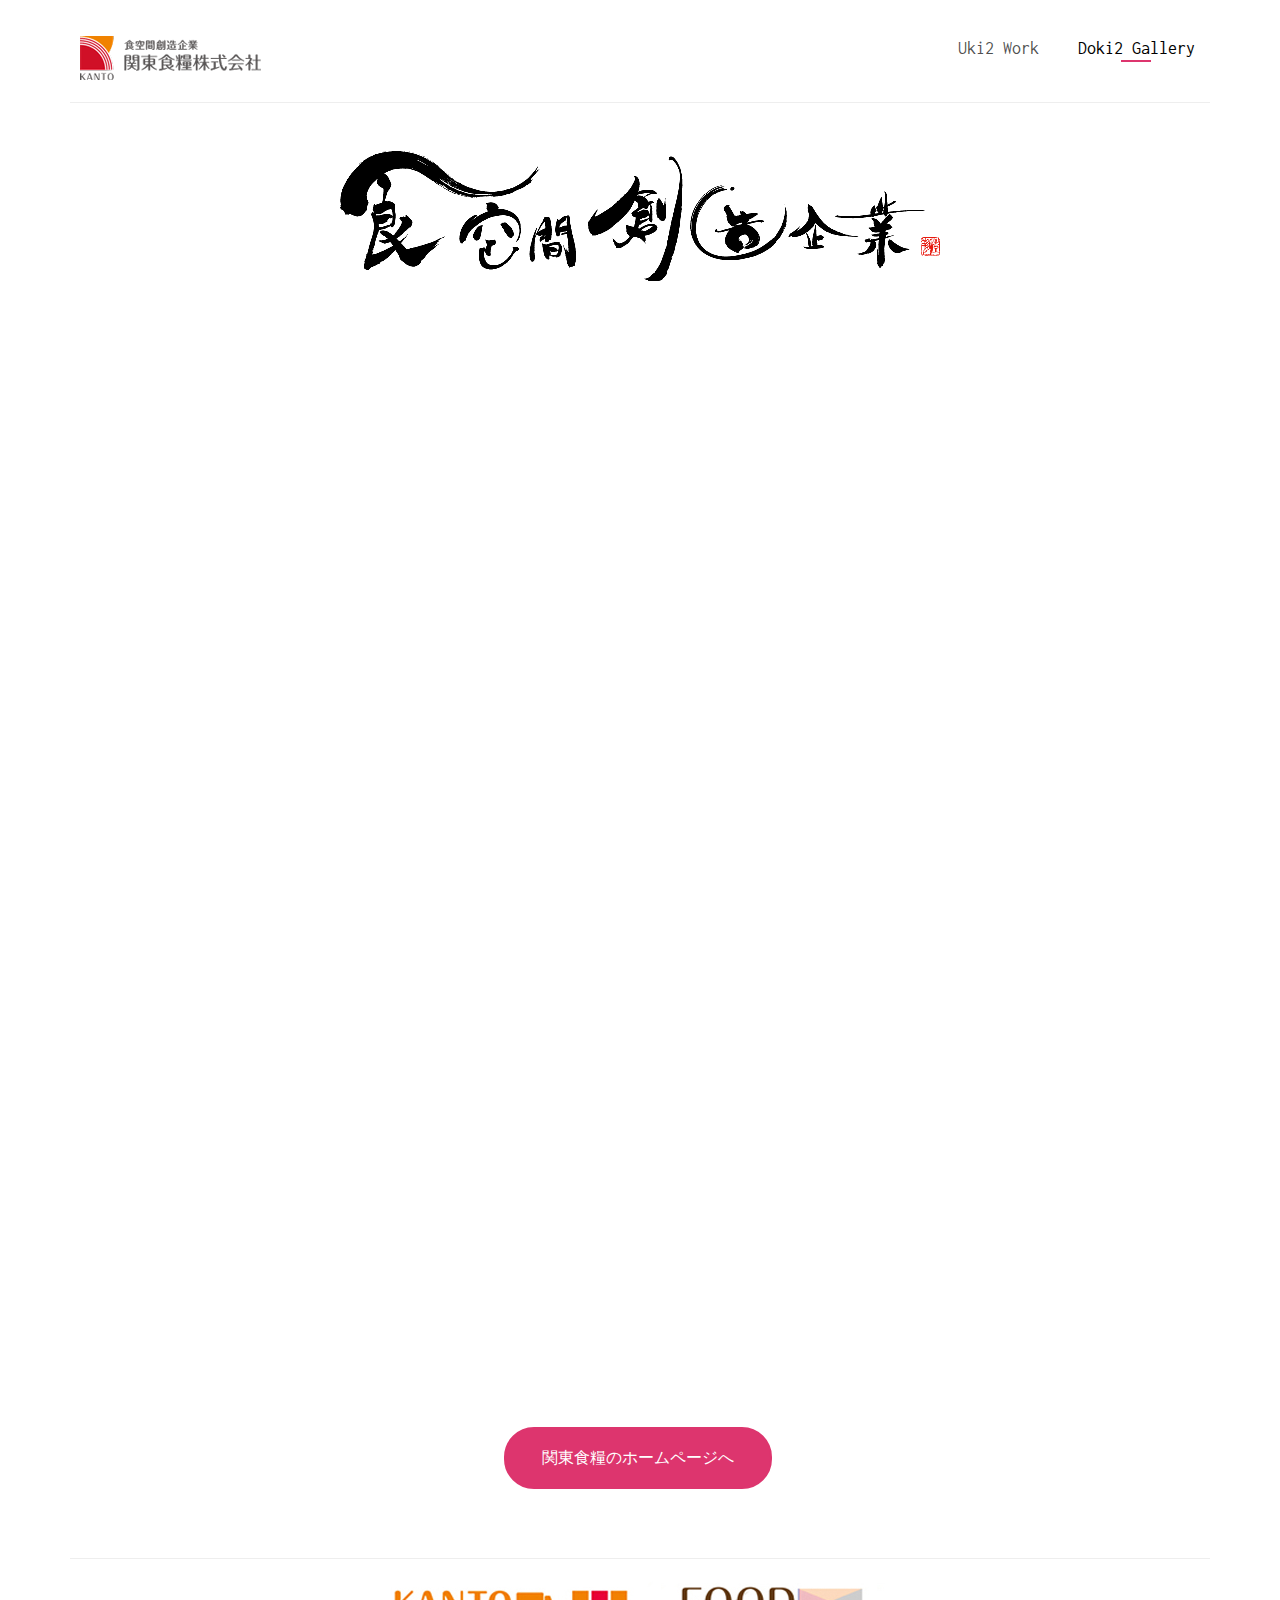
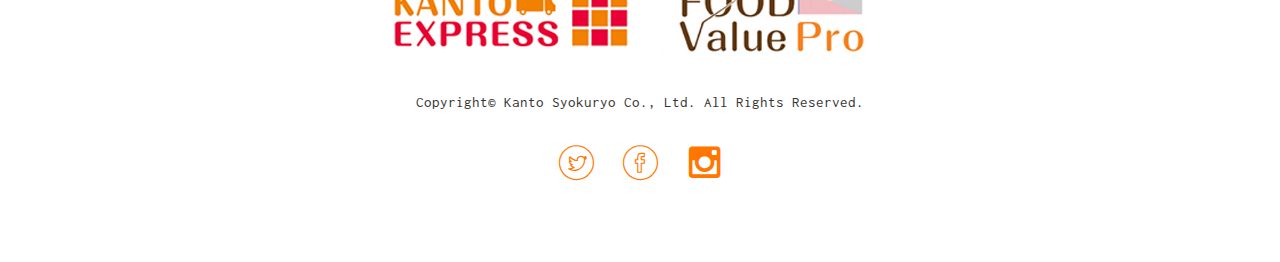
<file: gallery2_2.html>
﻿<!DOCTYPE HTML>
<html>
	<head>
	<meta charset="utf-8">
	<meta http-equiv="X-UA-Compatible" content="IE=edge">
    <title>関東食糧株式会社 | 新BASE</title>
	<meta name="viewport" content="width=device-width, initial-scale=1">
	<meta name="description" content="関東食糧は「地域の飲食店が繁盛するための手助けをすること」を使命とする埼玉最大の業務用食材卸問屋です。56,000品以上の取扱商品と365日24時間の受注システム、たとえ1品でもお届けする物流体制で飲食店、給食業の皆様を応援いたします！" />
	<meta name="keywords" content="関東食糧,関東食料,外食産業,業務用食品,業務用食材,食料品問屋" />
	<meta name="author" content="関東食糧" />

	<!-- <link href="https://fonts.googleapis.com/css?family=Work+Sans:300,400,500,700,800" rel="stylesheet">	 -->
	<link href="https://fonts.googleapis.com/css?family=Inconsolata:400,700" rel="stylesheet">
	
	<!-- Animate.css -->
	<link rel="stylesheet" href="css/animate.css">
	<!-- Icomoon Icon Fonts-->
	<link rel="stylesheet" href="css/icomoon.css">
	<!-- Bootstrap  -->
	<link rel="stylesheet" href="css/bootstrap.css">
	<!-- Flexslider  -->
	<link rel="stylesheet" href="css/flexslider.css">

	<!-- Theme style  -->
	<link rel="stylesheet" href="css/style.css">

	<!-- Modernizr JS -->
	<script src="js/modernizr-2.6.2.min.js"></script>
	<!-- FOR IE9 below -->
	<!--[if lt IE 9]>
	<script src="js/respond.min.js"></script>
	<![endif]-->

	</head>
	<body>
		
	<div class="fh5co-loader"></div>
	
    <div id="page">
        <nav class="fh5co-nav" role="navigation">
            <div class="top-menu">
                <div class="container">
                    <div class="row">
                        <div class="col-xs-2">
                            <div id="fh5co-logo"><a href="https://hospit-sv.paiza-user-basic.cloud:8000/" target="_blank"><img src="images/logo.gif" /></a></div>
                        </div>
                        <div class="col-xs-10 text-right menu-1">
                            <ul>
                                <li><a href="index.html">Uki2 Work</a></li>
                                <li class="has-dropdown active">
                                    <a href="#">Doki2 Gallery</a>
                                    <ul class="dropdown">
                                        <li><a href="gallery.html">Gallery1</a></li>
                                        <li><a href="gallery1.html">Gallery2</a></li>
                                        <li><a href="gallery1_2.html">Gallery3</a></li>
                                        <li><a href="gallery2.html">Gallery4</a></li>
                                        <li><a href="gallery2_2.html">Gallery5</a></li>
                                    </ul>
                                </li>
                            </ul>
                        </div>
                    </div>
                    <hr />
                </div>
            </div>
        </nav>
        <div>
            <div class="container">
                <div class="text-center" id="syokukukan"><img src="images/syokukukan_logo.png" alt="食空間創造企業ロゴ" /></div>
                <div class="row animate-box">
                    <div class="col-sm-8 col-sm-offset-2 text-center fh5co-heading">
                        <h2>BASE Gallary</h2>
                        <h3>Image that office works in food space</h3>
                    </div>
                </div>
                <div class="row">
                    <div class="col-sm-4">
                        <div class="fh5co-portfolio animate-box">
                            <a href="#">
                                <div class="portfolio-entry" style="background-image: url(images/a11.jpg);"></div>
                                <div class="portfolio-text">
                                    <h3>Creative Thinking Area</h3>
                                    <ul class="stuff">
                                        <li>ひらめき創造エリア</li>
                                        <li><i class="icon-heart2"></i>3F</li>
                                    </ul>
                                </div>
                            </a>
                        </div>
                    </div>
                    <div class="col-sm-4">
                        <div class="fh5co-portfolio animate-box">
                            <a href="#">
                                <div class="portfolio-entry" style="background-image: url(images/a05.jpg);"></div>
                                <div class="portfolio-text">
                                    <h3>Wakuwaku Ukiuki Kitchen</h3>
                                    <ul class="stuff">
                                        <li>キッチン</li>
                                        <li><i class="icon-heart2"></i>2F</li>
                                    </ul>
                                </div>
                            </a>
                        </div>
                    </div>
                    <div class="col-sm-4">
                        <div class="fh5co-portfolio animate-box">
                            <a href="#">
                                <div class="portfolio-entry" style="background-image: url(images/a14.jpg);"></div>
                                <div class="portfolio-text">
                                    <h3>Kitchen Lounge</h3>
                                    <ul class="stuff">
                                        <li>キッチンラウンジ</li>
                                        <li><i class="icon-heart2"></i>2F</li>
                                    </ul>
                                </div>
                            </a>
                        </div>
                    </div>
                    <div class="col-sm-4">
                        <div class="fh5co-portfolio animate-box">
                            <a href="#">
                                <div class="portfolio-entry" style="background-image: url(images/a06.jpg);"></div>
                                <div class="portfolio-text">
                                    <h3>Captain BASE</h3>
                                    <ul class="stuff">
                                        <li>艦長室</li>
                                        <li><i class="icon-heart2"></i>3F</li>
                                    </ul>
                                </div>
                            </a>
                        </div>
                    </div>
                    <div class="col-sm-4">
                        <div class="fh5co-portfolio animate-box">
                            <a href="#">
                                <div class="portfolio-entry" style="background-image: url(images/a09.jpg);"></div>
                                <div class="portfolio-text">
                                    <h3>WakuWaku Strategy Room</h3>
                                    <ul class="stuff">
                                        <li>わくわく戦略会議室</li>
                                        <li><i class="icon-heart2"></i>4F</li>
                                    </ul>
                                </div>
                            </a>
                        </div>
                    </div>
                    <div class="col-sm-4">
                        <div class="fh5co-portfolio animate-box">
                            <a href="#">
                                <div class="portfolio-entry" style="background-image: url(images/a12.jpg);"></div>
                                <div class="portfolio-text">
                                    <h3>Member Support BASE</h3>
                                    <ul class="stuff">
                                        <li>総務・経理・人事</li>
                                        <li><i class="icon-heart2"></i>3F</li>
                                    </ul>
                                </div>
                            </a>
                        </div>
                    </div>

                    <div class="col-sm-12 text-center"><a class="btn btn-primary btn-lg btn-demo" href="https://hospitdesign.github.io/kanto-dev1/kanto/index.html" target="_blank">関東食糧のホームページへ</a></div>
                </div>
            </div>
        </div>

        <footer id="fh5co-footer" role="contentinfo">
            <div class="container">
                <hr />
                <div class="row copyright">
                    <div class="col-sm-12 text-center">
                        <p>
                            <a href="http://www.kanto-syokuryo.jp/shop/default.aspx?kex_mode=b2b" target="_blank"><img src="images/newkanto.jpg" /></a>
                            <a href="http://www.kanto-syokuryo.jp/shop/default.aspx?kex_mode=b2c" target="_blank"><img src="images/FVP.jpg" /></a>
                        </p>
                        <p>
                            <small class="block">Copyright&copy; Kanto Syokuryo Co., Ltd. All Rights Reserved.</small>
                        </p>
                        <p>
                            <ul class="fh5co-social-icons">
                                <li><a href="https://twitter.com/kantosyokuryo" target="_blank"><i class="icon-twitter"></i></a></li>
                                <li><a href="https://ja-jp.facebook.com/k.syokuryo" target="_blank"><i class="icon-facebook"></i></a></li>
                                <li><a href="https://www.instagram.com/explore/tags/%E9%96%A2%E6%9D%B1%E9%A3%9F%E7%B3%A7/" target="_blank"><i class="icon-instagram"></i></a></li>
                            </ul>
                        </p>
                    </div>
                </div>
            </div>
        </footer>

    </div>

	<div class="gototop js-top">
		<a href="#" class="js-gotop"><i class="icon-arrow-up22"></i></a>
	</div>
	
	<!-- jQuery -->
	<script src="js/jquery.min.js"></script>
	<!-- jQuery Easing -->
	<script src="js/jquery.easing.1.3.js"></script>
	<!-- Bootstrap -->
	<script src="js/bootstrap.min.js"></script>
	<!-- Waypoints -->
	<script src="js/jquery.waypoints.min.js"></script>
	<!-- Flexslider -->
	<script src="js/jquery.flexslider-min.js"></script>
	<!-- Main -->
	<script src="js/main.js"></script>

	</body>
</html>
</file>
<file: css/icomoon.css>
@font-face {
    font-family: 'icomoon';
    src:    url('fonts/icomoon.eot?1oniuf');
    src:    url('fonts/icomoon.eot?1oniuf#iefix') format('embedded-opentype'),
        url('fonts/icomoon.ttf?1oniuf') format('truetype'),
        url('fonts/icomoon.woff?1oniuf') format('woff'),
        url('fonts/icomoon.svg?1oniuf#icomoon') format('svg');
    font-weight: normal;
    font-style: normal;
}

[class^="icon-"], [class*=" icon-"] {
    /* use !important to prevent issues with browser extensions that change fonts */
    font-family: 'icomoon' !important;
    speak: none;
    font-style: normal;
    font-weight: normal;
    font-variant: normal;
    text-transform: none;
    line-height: 1;

    /* Better Font Rendering =========== */
    -webkit-font-smoothing: antialiased;
    -moz-osx-font-smoothing: grayscale;
}

.icon-mobile:before {
    content: "\e000";
}
.icon-laptop:before {
    content: "\e001";
}
.icon-desktop:before {
    content: "\e002";
}
.icon-tablet:before {
    content: "\e003";
}
.icon-phone:before {
    content: "\e004";
}
.icon-document:before {
    content: "\e005";
}
.icon-documents:before {
    content: "\e006";
}
.icon-search:before {
    content: "\e007";
}
.icon-clipboard:before {
    content: "\e008";
}
.icon-newspaper:before {
    content: "\e009";
}
.icon-notebook:before {
    content: "\e00a";
}
.icon-book-open:before {
    content: "\e00b";
}
.icon-browser:before {
    content: "\e00c";
}
.icon-calendar:before {
    content: "\e00d";
}
.icon-presentation:before {
    content: "\e00e";
}
.icon-picture:before {
    content: "\e00f";
}
.icon-pictures:before {
    content: "\e010";
}
.icon-video:before {
    content: "\e011";
}
.icon-camera:before {
    content: "\e012";
}
.icon-printer:before {
    content: "\e013";
}
.icon-toolbox:before {
    content: "\e014";
}
.icon-briefcase:before {
    content: "\e015";
}
.icon-wallet:before {
    content: "\e016";
}
.icon-gift:before {
    content: "\e017";
}
.icon-bargraph:before {
    content: "\e018";
}
.icon-grid:before {
    content: "\e019";
}
.icon-expand:before {
    content: "\e01a";
}
.icon-focus:before {
    content: "\e01b";
}
.icon-edit:before {
    content: "\e01c";
}
.icon-adjustments:before {
    content: "\e01d";
}
.icon-ribbon:before {
    content: "\e01e";
}
.icon-hourglass:before {
    content: "\e01f";
}
.icon-lock:before {
    content: "\e020";
}
.icon-megaphone:before {
    content: "\e021";
}
.icon-shield:before {
    content: "\e022";
}
.icon-trophy:before {
    content: "\e023";
}
.icon-flag:before {
    content: "\e024";
}
.icon-map:before {
    content: "\e025";
}
.icon-puzzle:before {
    content: "\e026";
}
.icon-basket:before {
    content: "\e027";
}
.icon-envelope:before {
    content: "\e028";
}
.icon-streetsign:before {
    content: "\e029";
}
.icon-telescope:before {
    content: "\e02a";
}
.icon-gears:before {
    content: "\e02b";
}
.icon-key:before {
    content: "\e02c";
}
.icon-paperclip:before {
    content: "\e02d";
}
.icon-attachment:before {
    content: "\e02e";
}
.icon-pricetags:before {
    content: "\e02f";
}
.icon-lightbulb:before {
    content: "\e030";
}
.icon-layers:before {
    content: "\e031";
}
.icon-pencil:before {
    content: "\e032";
}
.icon-tools:before {
    content: "\e033";
}
.icon-tools-2:before {
    content: "\e034";
}
.icon-scissors:before {
    content: "\e035";
}
.icon-paintbrush:before {
    content: "\e036";
}
.icon-magnifying-glass:before {
    content: "\e037";
}
.icon-circle-compass:before {
    content: "\e038";
}
.icon-linegraph:before {
    content: "\e039";
}
.icon-mic:before {
    content: "\e03a";
}
.icon-strategy:before {
    content: "\e03b";
}
.icon-beaker:before {
    content: "\e03c";
}
.icon-caution:before {
    content: "\e03d";
}
.icon-recycle:before {
    content: "\e03e";
}
.icon-anchor:before {
    content: "\e03f";
}
.icon-profile-male:before {
    content: "\e040";
}
.icon-profile-female:before {
    content: "\e041";
}
.icon-bike:before {
    content: "\e042";
}
.icon-wine:before {
    content: "\e043";
}
.icon-hotairballoon:before {
    content: "\e044";
}
.icon-globe:before {
    content: "\e045";
}
.icon-genius:before {
    content: "\e046";
}
.icon-map-pin:before {
    content: "\e047";
}
.icon-dial:before {
    content: "\e048";
}
.icon-chat:before {
    content: "\e049";
}
.icon-heart:before {
    content: "\e04a";
}
.icon-cloud:before {
    content: "\e04b";
}
.icon-upload:before {
    content: "\e04c";
}
.icon-download:before {
    content: "\e04d";
}
.icon-target:before {
    content: "\e04e";
}
.icon-hazardous:before {
    content: "\e04f";
}
.icon-piechart:before {
    content: "\e050";
}
.icon-speedometer:before {
    content: "\e051";
}
.icon-global:before {
    content: "\e052";
}
.icon-compass:before {
    content: "\e053";
}
.icon-lifesaver:before {
    content: "\e054";
}
.icon-clock:before {
    content: "\e055";
}
.icon-aperture:before {
    content: "\e056";
}
.icon-quote:before {
    content: "\e057";
}
.icon-scope:before {
    content: "\e058";
}
.icon-alarmclock:before {
    content: "\e059";
}
.icon-refresh:before {
    content: "\e05a";
}
.icon-happy:before {
    content: "\e05b";
}
.icon-sad:before {
    content: "\e05c";
}
.icon-facebook:before {
    content: "\e05d";
}
.icon-twitter:before {
    content: "\e05e";
}
.icon-googleplus:before {
    content: "\e05f";
}
.icon-rss:before {
    content: "\e060";
}
.icon-tumblr:before {
    content: "\e061";
}
.icon-linkedin:before {
    content: "\e062";
}
.icon-dribbble:before {
    content: "\e063";
}
.icon-box2:before {
    content: "\ea82";
}
.icon-write:before {
    content: "\ea83";
}
.icon-clock2:before {
    content: "\ea84";
}
.icon-reply2:before {
    content: "\ea85";
}
.icon-reply-all2:before {
    content: "\ea86";
}
.icon-forward2:before {
    content: "\ea87";
}
.icon-flag2:before {
    content: "\ea88";
}
.icon-search2:before {
    content: "\ea89";
}
.icon-trash2:before {
    content: "\ea8a";
}
.icon-envelope2:before {
    content: "\ea8b";
}
.icon-bubble:before {
    content: "\ea8c";
}
.icon-bubbles:before {
    content: "\ea8d";
}
.icon-user2:before {
    content: "\ea8e";
}
.icon-users2:before {
    content: "\ea8f";
}
.icon-cloud2:before {
    content: "\ea90";
}
.icon-download2:before {
    content: "\ea91";
}
.icon-upload2:before {
    content: "\ea92";
}
.icon-rain:before {
    content: "\ea93";
}
.icon-sun:before {
    content: "\ea94";
}
.icon-moon2:before {
    content: "\ea95";
}
.icon-bell2:before {
    content: "\ea96";
}
.icon-folder2:before {
    content: "\ea97";
}
.icon-pin2:before {
    content: "\ea98";
}
.icon-sound2:before {
    content: "\ea99";
}
.icon-microphone:before {
    content: "\ea9a";
}
.icon-camera2:before {
    content: "\ea9b";
}
.icon-image2:before {
    content: "\ea9c";
}
.icon-cog2:before {
    content: "\ea9d";
}
.icon-calendar2:before {
    content: "\ea9e";
}
.icon-book2:before {
    content: "\ea9f";
}
.icon-map-marker:before {
    content: "\eaa0";
}
.icon-store:before {
    content: "\eaa1";
}
.icon-support:before {
    content: "\eaa2";
}
.icon-tag2:before {
    content: "\eaa3";
}
.icon-heart2:before {
    content: "\eaa4";
}
.icon-video-camera:before {
    content: "\eaa5";
}
.icon-trophy2:before {
    content: "\eaa6";
}
.icon-cart:before {
    content: "\eaa7";
}
.icon-eye2:before {
    content: "\eaa8";
}
.icon-cancel:before {
    content: "\eaa9";
}
.icon-chart:before {
    content: "\eaaa";
}
.icon-target2:before {
    content: "\eaab";
}
.icon-printer2:before {
    content: "\eaac";
}
.icon-location2:before {
    content: "\eaad";
}
.icon-bookmark2:before {
    content: "\eaae";
}
.icon-monitor:before {
    content: "\eaaf";
}
.icon-cross2:before {
    content: "\eab0";
}
.icon-plus2:before {
    content: "\eab1";
}
.icon-left:before {
    content: "\eab2";
}
.icon-up:before {
    content: "\eab3";
}
.icon-browser2:before {
    content: "\eab4";
}
.icon-windows:before {
    content: "\eab5";
}
.icon-switch2:before {
    content: "\eab6";
}
.icon-dashboard:before {
    content: "\eab7";
}
.icon-play:before {
    content: "\eab8";
}
.icon-fast-forward:before {
    content: "\eab9";
}
.icon-next:before {
    content: "\eaba";
}
.icon-refresh2:before {
    content: "\eabb";
}
.icon-film:before {
    content: "\eabc";
}
.icon-home2:before {
    content: "\eabd";
}
.icon-add-to-list:before {
    content: "\e901";
}
.icon-classic-computer:before {
    content: "\e902";
}
.icon-controller-fast-backward:before {
    content: "\e903";
}
.icon-creative-commons-attribution:before {
    content: "\e904";
}
.icon-creative-commons-noderivs:before {
    content: "\e905";
}
.icon-creative-commons-noncommercial-eu:before {
    content: "\e906";
}
.icon-creative-commons-noncommercial-us:before {
    content: "\e907";
}
.icon-creative-commons-public-domain:before {
    content: "\e908";
}
.icon-creative-commons-remix:before {
    content: "\e909";
}
.icon-creative-commons-share:before {
    content: "\e90a";
}
.icon-creative-commons-sharealike:before {
    content: "\e90b";
}
.icon-creative-commons:before {
    content: "\e90c";
}
.icon-document-landscape:before {
    content: "\e90d";
}
.icon-remove-user:before {
    content: "\e90e";
}
.icon-warning:before {
    content: "\e90f";
}
.icon-arrow-bold-down:before {
    content: "\e910";
}
.icon-arrow-bold-left:before {
    content: "\e911";
}
.icon-arrow-bold-right:before {
    content: "\e912";
}
.icon-arrow-bold-up:before {
    content: "\e913";
}
.icon-arrow-down:before {
    content: "\e914";
}
.icon-arrow-left:before {
    content: "\e915";
}
.icon-arrow-long-down:before {
    content: "\e916";
}
.icon-arrow-long-left:before {
    content: "\e917";
}
.icon-arrow-long-right:before {
    content: "\e918";
}
.icon-arrow-long-up:before {
    content: "\e919";
}
.icon-arrow-right:before {
    content: "\e91a";
}
.icon-arrow-up:before {
    content: "\e91b";
}
.icon-arrow-with-circle-down:before {
    content: "\e91c";
}
.icon-arrow-with-circle-left:before {
    content: "\e91d";
}
.icon-arrow-with-circle-right:before {
    content: "\e91e";
}
.icon-arrow-with-circle-up:before {
    content: "\e91f";
}
.icon-bookmark:before {
    content: "\e920";
}
.icon-bookmarks:before {
    content: "\e921";
}
.icon-chevron-down:before {
    content: "\e922";
}
.icon-chevron-left:before {
    content: "\e923";
}
.icon-chevron-right:before {
    content: "\e924";
}
.icon-chevron-small-down:before {
    content: "\e925";
}
.icon-chevron-small-left:before {
    content: "\e926";
}
.icon-chevron-small-right:before {
    content: "\e927";
}
.icon-chevron-small-up:before {
    content: "\e928";
}
.icon-chevron-thin-down:before {
    content: "\e929";
}
.icon-chevron-thin-left:before {
    content: "\e92a";
}
.icon-chevron-thin-right:before {
    content: "\e92b";
}
.icon-chevron-thin-up:before {
    content: "\e92c";
}
.icon-chevron-up:before {
    content: "\e92d";
}
.icon-chevron-with-circle-down:before {
    content: "\e92e";
}
.icon-chevron-with-circle-left:before {
    content: "\e92f";
}
.icon-chevron-with-circle-right:before {
    content: "\e930";
}
.icon-chevron-with-circle-up:before {
    content: "\e931";
}
.icon-cloud3:before {
    content: "\e932";
}
.icon-controller-fast-forward:before {
    content: "\e933";
}
.icon-controller-jump-to-start:before {
    content: "\e934";
}
.icon-controller-next:before {
    content: "\e935";
}
.icon-controller-paus:before {
    content: "\e936";
}
.icon-controller-play:before {
    content: "\e937";
}
.icon-controller-record:before {
    content: "\e938";
}
.icon-controller-stop:before {
    content: "\e939";
}
.icon-controller-volume:before {
    content: "\e93a";
}
.icon-dot-single:before {
    content: "\e93b";
}
.icon-dots-three-horizontal:before {
    content: "\e93c";
}
.icon-dots-three-vertical:before {
    content: "\e93d";
}
.icon-dots-two-horizontal:before {
    content: "\e93e";
}
.icon-dots-two-vertical:before {
    content: "\e93f";
}
.icon-download3:before {
    content: "\e940";
}
.icon-emoji-flirt:before {
    content: "\e941";
}
.icon-flow-branch:before {
    content: "\e942";
}
.icon-flow-cascade:before {
    content: "\e943";
}
.icon-flow-line:before {
    content: "\e944";
}
.icon-flow-parallel:before {
    content: "\e945";
}
.icon-flow-tree:before {
    content: "\e946";
}
.icon-install:before {
    content: "\e947";
}
.icon-layers2:before {
    content: "\e948";
}
.icon-open-book:before {
    content: "\e949";
}
.icon-resize-100:before {
    content: "\e94a";
}
.icon-resize-full-screen:before {
    content: "\e94b";
}
.icon-save:before {
    content: "\e94c";
}
.icon-select-arrows:before {
    content: "\e94d";
}
.icon-sound-mute:before {
    content: "\e94e";
}
.icon-sound:before {
    content: "\e94f";
}
.icon-trash:before {
    content: "\e950";
}
.icon-triangle-down:before {
    content: "\e951";
}
.icon-triangle-left:before {
    content: "\e952";
}
.icon-triangle-right:before {
    content: "\e953";
}
.icon-triangle-up:before {
    content: "\e954";
}
.icon-uninstall:before {
    content: "\e955";
}
.icon-upload-to-cloud:before {
    content: "\e956";
}
.icon-upload3:before {
    content: "\e957";
}
.icon-add-user:before {
    content: "\e958";
}
.icon-address:before {
    content: "\e959";
}
.icon-adjust:before {
    content: "\e95a";
}
.icon-air:before {
    content: "\e95b";
}
.icon-aircraft-landing:before {
    content: "\e95c";
}
.icon-aircraft-take-off:before {
    content: "\e95d";
}
.icon-aircraft:before {
    content: "\e95e";
}
.icon-align-bottom:before {
    content: "\e95f";
}
.icon-align-horizontal-middle:before {
    content: "\e960";
}
.icon-align-left:before {
    content: "\e961";
}
.icon-align-right:before {
    content: "\e962";
}
.icon-align-top:before {
    content: "\e963";
}
.icon-align-vertical-middle:before {
    content: "\e964";
}
.icon-archive:before {
    content: "\e965";
}
.icon-area-graph:before {
    content: "\e966";
}
.icon-attachment2:before {
    content: "\e967";
}
.icon-awareness-ribbon:before {
    content: "\e968";
}
.icon-back-in-time:before {
    content: "\e969";
}
.icon-back:before {
    content: "\e96a";
}
.icon-bar-graph:before {
    content: "\e96b";
}
.icon-battery:before {
    content: "\e96c";
}
.icon-beamed-note:before {
    content: "\e96d";
}
.icon-bell:before {
    content: "\e96e";
}
.icon-blackboard:before {
    content: "\e96f";
}
.icon-block:before {
    content: "\e970";
}
.icon-book:before {
    content: "\e971";
}
.icon-bowl:before {
    content: "\e972";
}
.icon-box:before {
    content: "\e973";
}
.icon-briefcase2:before {
    content: "\e974";
}
.icon-browser3:before {
    content: "\e975";
}
.icon-brush:before {
    content: "\e976";
}
.icon-bucket:before {
    content: "\e977";
}
.icon-cake:before {
    content: "\e978";
}
.icon-calculator:before {
    content: "\e979";
}
.icon-calendar3:before {
    content: "\e97a";
}
.icon-camera3:before {
    content: "\e97b";
}
.icon-ccw:before {
    content: "\e97c";
}
.icon-chat2:before {
    content: "\e97d";
}
.icon-check:before {
    content: "\e97e";
}
.icon-circle-with-cross:before {
    content: "\e97f";
}
.icon-circle-with-minus:before {
    content: "\e980";
}
.icon-circle-with-plus:before {
    content: "\e981";
}
.icon-circle:before {
    content: "\e982";
}
.icon-circular-graph:before {
    content: "\e983";
}
.icon-clapperboard:before {
    content: "\e984";
}
.icon-clipboard2:before {
    content: "\e985";
}
.icon-clock3:before {
    content: "\e986";
}
.icon-code:before {
    content: "\e987";
}
.icon-cog:before {
    content: "\e988";
}
.icon-colours:before {
    content: "\e989";
}
.icon-compass2:before {
    content: "\e98a";
}
.icon-copy:before {
    content: "\e98b";
}
.icon-credit-card:before {
    content: "\e98c";
}
.icon-credit:before {
    content: "\e98d";
}
.icon-cross:before {
    content: "\e98e";
}
.icon-cup:before {
    content: "\e98f";
}
.icon-cw:before {
    content: "\e990";
}
.icon-cycle:before {
    content: "\e991";
}
.icon-database:before {
    content: "\e992";
}
.icon-dial-pad:before {
    content: "\e993";
}
.icon-direction:before {
    content: "\e994";
}
.icon-document2:before {
    content: "\e995";
}
.icon-documents2:before {
    content: "\e996";
}
.icon-drink:before {
    content: "\e997";
}
.icon-drive:before {
    content: "\e998";
}
.icon-drop:before {
    content: "\e999";
}
.icon-edit2:before {
    content: "\e99a";
}
.icon-email:before {
    content: "\e99b";
}
.icon-emoji-happy:before {
    content: "\e99c";
}
.icon-emoji-neutral:before {
    content: "\e99d";
}
.icon-emoji-sad:before {
    content: "\e99e";
}
.icon-erase:before {
    content: "\e99f";
}
.icon-eraser:before {
    content: "\e9a0";
}
.icon-export:before {
    content: "\e9a1";
}
.icon-eye:before {
    content: "\e9a2";
}
.icon-feather:before {
    content: "\e9a3";
}
.icon-flag3:before {
    content: "\e9a4";
}
.icon-flash:before {
    content: "\e9a5";
}
.icon-flashlight:before {
    content: "\e9a6";
}
.icon-flat-brush:before {
    content: "\e9a7";
}
.icon-folder-images:before {
    content: "\e9a8";
}
.icon-folder-music:before {
    content: "\e9a9";
}
.icon-folder-video:before {
    content: "\e9aa";
}
.icon-folder:before {
    content: "\e9ab";
}
.icon-forward:before {
    content: "\e9ac";
}
.icon-funnel:before {
    content: "\e9ad";
}
.icon-game-controller:before {
    content: "\e9ae";
}
.icon-gauge:before {
    content: "\e9af";
}
.icon-globe2:before {
    content: "\e9b0";
}
.icon-graduation-cap:before {
    content: "\e9b1";
}
.icon-grid2:before {
    content: "\e9b2";
}
.icon-hair-cross:before {
    content: "\e9b3";
}
.icon-hand:before {
    content: "\e9b4";
}
.icon-heart-outlined:before {
    content: "\e9b5";
}
.icon-heart3:before {
    content: "\e9b6";
}
.icon-help-with-circle:before {
    content: "\e9b7";
}
.icon-help:before {
    content: "\e9b8";
}
.icon-home:before {
    content: "\e9b9";
}
.icon-hour-glass:before {
    content: "\e9ba";
}
.icon-image-inverted:before {
    content: "\e9bb";
}
.icon-image:before {
    content: "\e9bc";
}
.icon-images:before {
    content: "\e9bd";
}
.icon-inbox:before {
    content: "\e9be";
}
.icon-infinity:before {
    content: "\e9bf";
}
.icon-info-with-circle:before {
    content: "\e9c0";
}
.icon-info:before {
    content: "\e9c1";
}
.icon-key2:before {
    content: "\e9c2";
}
.icon-keyboard:before {
    content: "\e9c3";
}
.icon-lab-flask:before {
    content: "\e9c4";
}
.icon-landline:before {
    content: "\e9c5";
}
.icon-language:before {
    content: "\e9c6";
}
.icon-laptop2:before {
    content: "\e9c7";
}
.icon-leaf:before {
    content: "\e9c8";
}
.icon-level-down:before {
    content: "\e9c9";
}
.icon-level-up:before {
    content: "\e9ca";
}
.icon-lifebuoy:before {
    content: "\e9cb";
}
.icon-light-bulb:before {
    content: "\e9cc";
}
.icon-light-down:before {
    content: "\e9cd";
}
.icon-light-up:before {
    content: "\e9ce";
}
.icon-line-graph:before {
    content: "\e9cf";
}
.icon-link:before {
    content: "\e9d0";
}
.icon-list:before {
    content: "\e9d1";
}
.icon-location-pin:before {
    content: "\e9d2";
}
.icon-location:before {
    content: "\e9d3";
}
.icon-lock-open:before {
    content: "\e9d4";
}
.icon-lock2:before {
    content: "\e9d5";
}
.icon-log-out:before {
    content: "\e9d6";
}
.icon-login:before {
    content: "\e9d7";
}
.icon-loop:before {
    content: "\e9d8";
}
.icon-magnet:before {
    content: "\e9d9";
}
.icon-magnifying-glass2:before {
    content: "\e9da";
}
.icon-mail:before {
    content: "\e9db";
}
.icon-man:before {
    content: "\e9dc";
}
.icon-map2:before {
    content: "\e9dd";
}
.icon-mask:before {
    content: "\e9de";
}
.icon-medal:before {
    content: "\e9df";
}
.icon-megaphone2:before {
    content: "\e9e0";
}
.icon-menu:before {
    content: "\e9e1";
}
.icon-message:before {
    content: "\e9e2";
}
.icon-mic2:before {
    content: "\e9e3";
}
.icon-minus:before {
    content: "\e9e4";
}
.icon-mobile2:before {
    content: "\e9e5";
}
.icon-modern-mic:before {
    content: "\e9e6";
}
.icon-moon:before {
    content: "\e9e7";
}
.icon-mouse:before {
    content: "\e9e8";
}
.icon-music:before {
    content: "\e9e9";
}
.icon-network:before {
    content: "\e9ea";
}
.icon-new-message:before {
    content: "\e9eb";
}
.icon-new:before {
    content: "\e9ec";
}
.icon-news:before {
    content: "\e9ed";
}
.icon-note:before {
    content: "\e9ee";
}
.icon-notification:before {
    content: "\e9ef";
}
.icon-old-mobile:before {
    content: "\e9f0";
}
.icon-old-phone:before {
    content: "\e9f1";
}
.icon-palette:before {
    content: "\e9f2";
}
.icon-paper-plane:before {
    content: "\e9f3";
}
.icon-pencil2:before {
    content: "\e9f4";
}
.icon-phone2:before {
    content: "\e9f5";
}
.icon-pie-chart:before {
    content: "\e9f6";
}
.icon-pin:before {
    content: "\e9f7";
}
.icon-plus:before {
    content: "\e9f8";
}
.icon-popup:before {
    content: "\e9f9";
}
.icon-power-plug:before {
    content: "\e9fa";
}
.icon-price-ribbon:before {
    content: "\e9fb";
}
.icon-price-tag:before {
    content: "\e9fc";
}
.icon-print:before {
    content: "\e9fd";
}
.icon-progress-empty:before {
    content: "\e9fe";
}
.icon-progress-full:before {
    content: "\e9ff";
}
.icon-progress-one:before {
    content: "\ea00";
}
.icon-progress-two:before {
    content: "\ea01";
}
.icon-publish:before {
    content: "\ea02";
}
.icon-quote2:before {
    content: "\ea03";
}
.icon-radio:before {
    content: "\ea04";
}
.icon-reply-all:before {
    content: "\ea05";
}
.icon-reply:before {
    content: "\ea06";
}
.icon-retweet:before {
    content: "\ea07";
}
.icon-rocket:before {
    content: "\ea08";
}
.icon-round-brush:before {
    content: "\ea09";
}
.icon-rss2:before {
    content: "\ea0a";
}
.icon-ruler:before {
    content: "\ea0b";
}
.icon-scissors2:before {
    content: "\ea0c";
}
.icon-share-alternitive:before {
    content: "\ea0d";
}
.icon-share:before {
    content: "\ea0e";
}
.icon-shareable:before {
    content: "\ea0f";
}
.icon-shield2:before {
    content: "\ea10";
}
.icon-shop:before {
    content: "\ea11";
}
.icon-shopping-bag:before {
    content: "\ea12";
}
.icon-shopping-basket:before {
    content: "\ea13";
}
.icon-shopping-cart:before {
    content: "\ea14";
}
.icon-shuffle:before {
    content: "\ea15";
}
.icon-signal:before {
    content: "\ea16";
}
.icon-sound-mix:before {
    content: "\ea17";
}
.icon-sports-club:before {
    content: "\ea18";
}
.icon-spreadsheet:before {
    content: "\ea19";
}
.icon-squared-cross:before {
    content: "\ea1a";
}
.icon-squared-minus:before {
    content: "\ea1b";
}
.icon-squared-plus:before {
    content: "\ea1c";
}
.icon-star-outlined:before {
    content: "\ea1d";
}
.icon-star:before {
    content: "\ea1e";
}
.icon-stopwatch:before {
    content: "\ea1f";
}
.icon-suitcase:before {
    content: "\ea20";
}
.icon-swap:before {
    content: "\ea21";
}
.icon-sweden:before {
    content: "\ea22";
}
.icon-switch:before {
    content: "\ea23";
}
.icon-tablet2:before {
    content: "\ea24";
}
.icon-tag:before {
    content: "\ea25";
}
.icon-text-document-inverted:before {
    content: "\ea26";
}
.icon-text-document:before {
    content: "\ea27";
}
.icon-text:before {
    content: "\ea28";
}
.icon-thermometer:before {
    content: "\ea29";
}
.icon-thumbs-down:before {
    content: "\ea2a";
}
.icon-thumbs-up:before {
    content: "\ea2b";
}
.icon-thunder-cloud:before {
    content: "\ea2c";
}
.icon-ticket:before {
    content: "\ea2d";
}
.icon-time-slot:before {
    content: "\ea2e";
}
.icon-tools2:before {
    content: "\ea2f";
}
.icon-traffic-cone:before {
    content: "\ea30";
}
.icon-tree:before {
    content: "\ea31";
}
.icon-trophy3:before {
    content: "\ea32";
}
.icon-tv:before {
    content: "\ea33";
}
.icon-typing:before {
    content: "\ea34";
}
.icon-unread:before {
    content: "\ea35";
}
.icon-untag:before {
    content: "\ea36";
}
.icon-user:before {
    content: "\ea37";
}
.icon-users:before {
    content: "\ea38";
}
.icon-v-card:before {
    content: "\ea39";
}
.icon-video2:before {
    content: "\ea3a";
}
.icon-vinyl:before {
    content: "\ea3b";
}
.icon-voicemail:before {
    content: "\ea3c";
}
.icon-wallet2:before {
    content: "\ea3d";
}
.icon-water:before {
    content: "\ea3e";
}
.icon-500px-with-circle:before {
    content: "\ea3f";
}
.icon-500px:before {
    content: "\ea40";
}
.icon-basecamp:before {
    content: "\ea41";
}
.icon-behance:before {
    content: "\ea42";
}
.icon-creative-cloud:before {
    content: "\ea43";
}
.icon-dropbox:before {
    content: "\ea44";
}
.icon-evernote:before {
    content: "\ea45";
}
.icon-flattr:before {
    content: "\ea46";
}
.icon-foursquare:before {
    content: "\ea47";
}
.icon-google-drive:before {
    content: "\ea48";
}
.icon-google-hangouts:before {
    content: "\ea49";
}
.icon-grooveshark:before {
    content: "\ea4a";
}
.icon-icloud:before {
    content: "\ea4b";
}
.icon-mixi:before {
    content: "\ea4c";
}
.icon-onedrive:before {
    content: "\ea4d";
}
.icon-paypal:before {
    content: "\ea4e";
}
.icon-picasa:before {
    content: "\ea4f";
}
.icon-qq:before {
    content: "\ea50";
}
.icon-rdio-with-circle:before {
    content: "\ea51";
}
.icon-renren:before {
    content: "\ea52";
}
.icon-scribd:before {
    content: "\ea53";
}
.icon-sina-weibo:before {
    content: "\ea54";
}
.icon-skype-with-circle:before {
    content: "\ea55";
}
.icon-skype:before {
    content: "\ea56";
}
.icon-slideshare:before {
    content: "\ea57";
}
.icon-smashing:before {
    content: "\ea58";
}
.icon-soundcloud:before {
    content: "\ea59";
}
.icon-spotify-with-circle:before {
    content: "\ea5a";
}
.icon-spotify:before {
    content: "\ea5b";
}
.icon-swarm:before {
    content: "\ea5c";
}
.icon-vine-with-circle:before {
    content: "\ea5d";
}
.icon-vine:before {
    content: "\ea5e";
}
.icon-vk-alternitive:before {
    content: "\ea5f";
}
.icon-vk-with-circle:before {
    content: "\ea60";
}
.icon-vk:before {
    content: "\ea61";
}
.icon-xing-with-circle:before {
    content: "\ea62";
}
.icon-xing:before {
    content: "\ea63";
}
.icon-yelp:before {
    content: "\ea64";
}
.icon-dribbble-with-circle:before {
    content: "\ea65";
}
.icon-dribbble2:before {
    content: "\ea66";
}
.icon-facebook-with-circle:before {
    content: "\ea67";
}
.icon-facebook2:before {
    content: "\ea68";
}
.icon-flickr-with-circle:before {
    content: "\ea69";
}
.icon-flickr:before {
    content: "\ea6a";
}
.icon-github-with-circle:before {
    content: "\ea6b";
}
.icon-github:before {
    content: "\ea6c";
}
.icon-google-with-circle:before {
    content: "\ea6d";
}
.icon-google:before {
    content: "\ea6e";
}
.icon-instagram-with-circle:before {
    content: "\ea6f";
}
.icon-instagram:before {
    content: "\ea70";
}
.icon-lastfm-with-circle:before {
    content: "\ea71";
}
.icon-lastfm:before {
    content: "\ea72";
}
.icon-linkedin-with-circle:before {
    content: "\ea73";
}
.icon-linkedin2:before {
    content: "\ea74";
}
.icon-pinterest-with-circle:before {
    content: "\ea75";
}
.icon-pinterest:before {
    content: "\ea76";
}
.icon-rdio:before {
    content: "\ea77";
}
.icon-stumbleupon-with-circle:before {
    content: "\ea78";
}
.icon-stumbleupon:before {
    content: "\ea79";
}
.icon-tumblr-with-circle:before {
    content: "\ea7a";
}
.icon-tumblr2:before {
    content: "\ea7b";
}
.icon-twitter-with-circle:before {
    content: "\ea7c";
}
.icon-twitter2:before {
    content: "\ea7d";
}
.icon-vimeo-with-circle:before {
    content: "\ea7e";
}
.icon-vimeo:before {
    content: "\ea7f";
}
.icon-youtube-with-circle:before {
    content: "\ea80";
}
.icon-youtube:before {
    content: "\ea81";
}
.icon-home3:before {
    content: "\eabe";
}
.icon-home22:before {
    content: "\eabf";
}
.icon-home32:before {
    content: "\eac0";
}
.icon-office:before {
    content: "\eac1";
}
.icon-newspaper2:before {
    content: "\eac2";
}
.icon-pencil3:before {
    content: "\eac3";
}
.icon-pencil22:before {
    content: "\eac4";
}
.icon-quill:before {
    content: "\eac5";
}
.icon-pen:before {
    content: "\eac6";
}
.icon-blog:before {
    content: "\eac7";
}
.icon-eyedropper:before {
    content: "\eac8";
}
.icon-droplet:before {
    content: "\eac9";
}
.icon-paint-format:before {
    content: "\eaca";
}
.icon-image3:before {
    content: "\eacb";
}
.icon-images2:before {
    content: "\eacc";
}
.icon-camera4:before {
    content: "\eacd";
}
.icon-headphones:before {
    content: "\eace";
}
.icon-music2:before {
    content: "\eacf";
}
.icon-play2:before {
    content: "\ead0";
}
.icon-film2:before {
    content: "\ead1";
}
.icon-video-camera2:before {
    content: "\ead2";
}
.icon-dice:before {
    content: "\ead3";
}
.icon-pacman:before {
    content: "\ead4";
}
.icon-spades:before {
    content: "\ead5";
}
.icon-clubs:before {
    content: "\ead6";
}
.icon-diamonds:before {
    content: "\ead7";
}
.icon-bullhorn:before {
    content: "\ead8";
}
.icon-connection:before {
    content: "\ead9";
}
.icon-podcast:before {
    content: "\eada";
}
.icon-feed:before {
    content: "\eadb";
}
.icon-mic3:before {
    content: "\eadc";
}
.icon-book3:before {
    content: "\eadd";
}
.icon-books:before {
    content: "\eade";
}
.icon-library:before {
    content: "\eadf";
}
.icon-file-text:before {
    content: "\eae0";
}
.icon-profile:before {
    content: "\eae1";
}
.icon-file-empty:before {
    content: "\eae2";
}
.icon-files-empty:before {
    content: "\eae3";
}
.icon-file-text2:before {
    content: "\eae4";
}
.icon-file-picture:before {
    content: "\eae5";
}
.icon-file-music:before {
    content: "\eae6";
}
.icon-file-play:before {
    content: "\eae7";
}
.icon-file-video:before {
    content: "\eae8";
}
.icon-file-zip:before {
    content: "\eae9";
}
.icon-copy2:before {
    content: "\eaea";
}
.icon-paste:before {
    content: "\eaeb";
}
.icon-stack:before {
    content: "\eaec";
}
.icon-folder3:before {
    content: "\eaed";
}
.icon-folder-open:before {
    content: "\eaee";
}
.icon-folder-plus:before {
    content: "\eaef";
}
.icon-folder-minus:before {
    content: "\eaf0";
}
.icon-folder-download:before {
    content: "\eaf1";
}
.icon-folder-upload:before {
    content: "\eaf2";
}
.icon-price-tag2:before {
    content: "\eaf3";
}
.icon-price-tags:before {
    content: "\eaf4";
}
.icon-barcode:before {
    content: "\eaf5";
}
.icon-qrcode:before {
    content: "\eaf6";
}
.icon-ticket2:before {
    content: "\eaf7";
}
.icon-cart2:before {
    content: "\eaf8";
}
.icon-coin-dollar:before {
    content: "\eaf9";
}
.icon-coin-euro:before {
    content: "\eafa";
}
.icon-coin-pound:before {
    content: "\eafb";
}
.icon-coin-yen:before {
    content: "\eafc";
}
.icon-credit-card2:before {
    content: "\eafd";
}
.icon-calculator2:before {
    content: "\eafe";
}
.icon-lifebuoy2:before {
    content: "\eaff";
}
.icon-phone3:before {
    content: "\eb00";
}
.icon-phone-hang-up:before {
    content: "\eb01";
}
.icon-address-book:before {
    content: "\eb02";
}
.icon-envelop:before {
    content: "\eb03";
}
.icon-pushpin:before {
    content: "\eb04";
}
.icon-location3:before {
    content: "\eb05";
}
.icon-location22:before {
    content: "\eb06";
}
.icon-compass3:before {
    content: "\eb07";
}
.icon-compass22:before {
    content: "\eb08";
}
.icon-map3:before {
    content: "\eb09";
}
.icon-map22:before {
    content: "\eb0a";
}
.icon-history:before {
    content: "\eb0b";
}
.icon-clock4:before {
    content: "\eb0c";
}
.icon-clock22:before {
    content: "\eb0d";
}
.icon-alarm:before {
    content: "\eb0e";
}
.icon-bell3:before {
    content: "\eb0f";
}
.icon-stopwatch2:before {
    content: "\eb10";
}
.icon-calendar4:before {
    content: "\eb11";
}
.icon-printer3:before {
    content: "\eb12";
}
.icon-keyboard2:before {
    content: "\eb13";
}
.icon-display:before {
    content: "\eb14";
}
.icon-laptop3:before {
    content: "\eb15";
}
.icon-mobile3:before {
    content: "\eb16";
}
.icon-mobile22:before {
    content: "\eb17";
}
.icon-tablet3:before {
    content: "\eb18";
}
.icon-tv2:before {
    content: "\eb19";
}
.icon-drawer:before {
    content: "\eb1a";
}
.icon-drawer2:before {
    content: "\eb1b";
}
.icon-box-add:before {
    content: "\eb1c";
}
.icon-box-remove:before {
    content: "\eb1d";
}
.icon-download4:before {
    content: "\eb1e";
}
.icon-upload4:before {
    content: "\eb1f";
}
.icon-floppy-disk:before {
    content: "\eb20";
}
.icon-drive2:before {
    content: "\eb21";
}
.icon-database2:before {
    content: "\eb22";
}
.icon-undo:before {
    content: "\eb23";
}
.icon-redo:before {
    content: "\eb24";
}
.icon-undo2:before {
    content: "\eb25";
}
.icon-redo2:before {
    content: "\eb26";
}
.icon-forward3:before {
    content: "\eb27";
}
.icon-reply3:before {
    content: "\eb28";
}
.icon-bubble2:before {
    content: "\eb29";
}
.icon-bubbles2:before {
    content: "\eb2a";
}
.icon-bubbles22:before {
    content: "\eb2b";
}
.icon-bubble22:before {
    content: "\eb2c";
}
.icon-bubbles3:before {
    content: "\eb2d";
}
.icon-bubbles4:before {
    content: "\eb2e";
}
.icon-user3:before {
    content: "\eb2f";
}
.icon-users3:before {
    content: "\eb30";
}
.icon-user-plus:before {
    content: "\eb31";
}
.icon-user-minus:before {
    content: "\eb32";
}
.icon-user-check:before {
    content: "\eb33";
}
.icon-user-tie:before {
    content: "\eb34";
}
.icon-quotes-left:before {
    content: "\eb35";
}
.icon-quotes-right:before {
    content: "\eb36";
}
.icon-hour-glass2:before {
    content: "\eb37";
}
.icon-spinner:before {
    content: "\eb38";
}
.icon-spinner2:before {
    content: "\eb39";
}
.icon-spinner3:before {
    content: "\eb3a";
}
.icon-spinner4:before {
    content: "\eb3b";
}
.icon-spinner5:before {
    content: "\eb3c";
}
.icon-spinner6:before {
    content: "\eb3d";
}
.icon-spinner7:before {
    content: "\eb3e";
}
.icon-spinner8:before {
    content: "\eb3f";
}
.icon-spinner9:before {
    content: "\eb40";
}
.icon-spinner10:before {
    content: "\eb41";
}
.icon-spinner11:before {
    content: "\eb42";
}
.icon-binoculars:before {
    content: "\eb43";
}
.icon-search3:before {
    content: "\eb44";
}
.icon-zoom-in:before {
    content: "\eb45";
}
.icon-zoom-out:before {
    content: "\eb46";
}
.icon-enlarge:before {
    content: "\eb47";
}
.icon-shrink:before {
    content: "\eb48";
}
.icon-enlarge2:before {
    content: "\eb49";
}
.icon-shrink2:before {
    content: "\eb4a";
}
.icon-key3:before {
    content: "\eb4b";
}
.icon-key22:before {
    content: "\eb4c";
}
.icon-lock3:before {
    content: "\eb4d";
}
.icon-unlocked:before {
    content: "\eb4e";
}
.icon-wrench:before {
    content: "\eb4f";
}
.icon-equalizer:before {
    content: "\eb50";
}
.icon-equalizer2:before {
    content: "\eb51";
}
.icon-cog3:before {
    content: "\eb52";
}
.icon-cogs:before {
    content: "\eb53";
}
.icon-hammer:before {
    content: "\eb54";
}
.icon-magic-wand:before {
    content: "\eb55";
}
.icon-aid-kit:before {
    content: "\eb56";
}
.icon-bug:before {
    content: "\eb57";
}
.icon-pie-chart2:before {
    content: "\eb58";
}
.icon-stats-dots:before {
    content: "\eb59";
}
.icon-stats-bars:before {
    content: "\eb5a";
}
.icon-stats-bars2:before {
    content: "\eb5b";
}
.icon-trophy4:before {
    content: "\eb5c";
}
.icon-gift2:before {
    content: "\eb5d";
}
.icon-glass:before {
    content: "\eb5e";
}
.icon-glass2:before {
    content: "\eb5f";
}
.icon-mug:before {
    content: "\eb60";
}
.icon-spoon-knife:before {
    content: "\eb61";
}
.icon-leaf2:before {
    content: "\eb62";
}
.icon-rocket2:before {
    content: "\eb63";
}
.icon-meter:before {
    content: "\eb64";
}
.icon-meter2:before {
    content: "\eb65";
}
.icon-hammer2:before {
    content: "\eb66";
}
.icon-fire:before {
    content: "\eb67";
}
.icon-lab:before {
    content: "\eb68";
}
.icon-magnet2:before {
    content: "\eb69";
}
.icon-bin:before {
    content: "\eb6a";
}
.icon-bin2:before {
    content: "\eb6b";
}
.icon-briefcase3:before {
    content: "\eb6c";
}
.icon-airplane:before {
    content: "\eb6d";
}
.icon-truck:before {
    content: "\eb6e";
}
.icon-road:before {
    content: "\eb6f";
}
.icon-accessibility:before {
    content: "\eb70";
}
.icon-target3:before {
    content: "\eb71";
}
.icon-shield3:before {
    content: "\eb72";
}
.icon-power:before {
    content: "\eb73";
}
.icon-switch3:before {
    content: "\eb74";
}
.icon-power-cord:before {
    content: "\eb75";
}
.icon-clipboard3:before {
    content: "\eb76";
}
.icon-list-numbered:before {
    content: "\eb77";
}
.icon-list2:before {
    content: "\eb78";
}
.icon-list22:before {
    content: "\eb79";
}
.icon-tree2:before {
    content: "\eb7a";
}
.icon-menu2:before {
    content: "\eb7b";
}
.icon-menu22:before {
    content: "\eb7c";
}
.icon-menu3:before {
    content: "\eb7d";
}
.icon-menu4:before {
    content: "\eb7e";
}
.icon-cloud4:before {
    content: "\eb7f";
}
.icon-cloud-download:before {
    content: "\eb80";
}
.icon-cloud-upload:before {
    content: "\eb81";
}
.icon-cloud-check:before {
    content: "\eb82";
}
.icon-download22:before {
    content: "\eb83";
}
.icon-upload22:before {
    content: "\eb84";
}
.icon-download32:before {
    content: "\eb85";
}
.icon-upload32:before {
    content: "\eb86";
}
.icon-sphere:before {
    content: "\eb87";
}
.icon-earth:before {
    content: "\eb88";
}
.icon-link2:before {
    content: "\eb89";
}
.icon-flag4:before {
    content: "\eb8a";
}
.icon-attachment3:before {
    content: "\eb8b";
}
.icon-eye3:before {
    content: "\eb8c";
}
.icon-eye-plus:before {
    content: "\eb8d";
}
.icon-eye-minus:before {
    content: "\eb8e";
}
.icon-eye-blocked:before {
    content: "\eb8f";
}
.icon-bookmark3:before {
    content: "\eb90";
}
.icon-bookmarks2:before {
    content: "\eb91";
}
.icon-sun2:before {
    content: "\eb92";
}
.icon-contrast:before {
    content: "\eb93";
}
.icon-brightness-contrast:before {
    content: "\eb94";
}
.icon-star-empty:before {
    content: "\eb95";
}
.icon-star-half:before {
    content: "\eb96";
}
.icon-star-full:before {
    content: "\eb97";
}
.icon-heart4:before {
    content: "\eb98";
}
.icon-heart-broken:before {
    content: "\eb99";
}
.icon-man2:before {
    content: "\eb9a";
}
.icon-woman:before {
    content: "\eb9b";
}
.icon-man-woman:before {
    content: "\eb9c";
}
.icon-happy2:before {
    content: "\eb9d";
}
.icon-happy22:before {
    content: "\eb9e";
}
.icon-smile:before {
    content: "\eb9f";
}
.icon-smile2:before {
    content: "\eba0";
}
.icon-tongue:before {
    content: "\eba1";
}
.icon-tongue2:before {
    content: "\eba2";
}
.icon-sad2:before {
    content: "\eba3";
}
.icon-sad22:before {
    content: "\eba4";
}
.icon-wink:before {
    content: "\eba5";
}
.icon-wink2:before {
    content: "\eba6";
}
.icon-grin:before {
    content: "\eba7";
}
.icon-grin2:before {
    content: "\eba8";
}
.icon-cool:before {
    content: "\eba9";
}
.icon-cool2:before {
    content: "\ebaa";
}
.icon-angry:before {
    content: "\ebab";
}
.icon-angry2:before {
    content: "\ebac";
}
.icon-evil:before {
    content: "\ebad";
}
.icon-evil2:before {
    content: "\ebae";
}
.icon-shocked:before {
    content: "\ebaf";
}
.icon-shocked2:before {
    content: "\ebb0";
}
.icon-baffled:before {
    content: "\ebb1";
}
.icon-baffled2:before {
    content: "\ebb2";
}
.icon-confused:before {
    content: "\ebb3";
}
.icon-confused2:before {
    content: "\ebb4";
}
.icon-neutral:before {
    content: "\ebb5";
}
.icon-neutral2:before {
    content: "\ebb6";
}
.icon-hipster:before {
    content: "\ebb7";
}
.icon-hipster2:before {
    content: "\ebb8";
}
.icon-wondering:before {
    content: "\ebb9";
}
.icon-wondering2:before {
    content: "\ebba";
}
.icon-sleepy:before {
    content: "\ebbb";
}
.icon-sleepy2:before {
    content: "\ebbc";
}
.icon-frustrated:before {
    content: "\ebbd";
}
.icon-frustrated2:before {
    content: "\ebbe";
}
.icon-crying:before {
    content: "\ebbf";
}
.icon-crying2:before {
    content: "\ebc0";
}
.icon-point-up:before {
    content: "\ebc1";
}
.icon-point-right:before {
    content: "\ebc2";
}
.icon-point-down:before {
    content: "\ebc3";
}
.icon-point-left:before {
    content: "\ebc4";
}
.icon-warning2:before {
    content: "\ebc5";
}
.icon-notification2:before {
    content: "\ebc6";
}
.icon-question:before {
    content: "\ebc7";
}
.icon-plus3:before {
    content: "\ebc8";
}
.icon-minus2:before {
    content: "\ebc9";
}
.icon-info2:before {
    content: "\ebca";
}
.icon-cancel-circle:before {
    content: "\ebcb";
}
.icon-blocked:before {
    content: "\ebcc";
}
.icon-cross3:before {
    content: "\ebcd";
}
.icon-checkmark:before {
    content: "\ebce";
}
.icon-checkmark2:before {
    content: "\ebcf";
}
.icon-spell-check:before {
    content: "\ebd0";
}
.icon-enter:before {
    content: "\ebd1";
}
.icon-exit:before {
    content: "\ebd2";
}
.icon-play22:before {
    content: "\ebd3";
}
.icon-pause:before {
    content: "\ebd4";
}
.icon-stop:before {
    content: "\ebd5";
}
.icon-previous:before {
    content: "\ebd6";
}
.icon-next2:before {
    content: "\ebd7";
}
.icon-backward:before {
    content: "\ebd8";
}
.icon-forward22:before {
    content: "\ebd9";
}
.icon-play3:before {
    content: "\ebda";
}
.icon-pause2:before {
    content: "\ebdb";
}
.icon-stop2:before {
    content: "\ebdc";
}
.icon-backward2:before {
    content: "\ebdd";
}
.icon-forward32:before {
    content: "\ebde";
}
.icon-first:before {
    content: "\ebdf";
}
.icon-last:before {
    content: "\ebe0";
}
.icon-previous2:before {
    content: "\ebe1";
}
.icon-next22:before {
    content: "\ebe2";
}
.icon-eject:before {
    content: "\ebe3";
}
.icon-volume-high:before {
    content: "\ebe4";
}
.icon-volume-medium:before {
    content: "\ebe5";
}
.icon-volume-low:before {
    content: "\ebe6";
}
.icon-volume-mute:before {
    content: "\ebe7";
}
.icon-volume-mute2:before {
    content: "\ebe8";
}
.icon-volume-increase:before {
    content: "\ebe9";
}
.icon-volume-decrease:before {
    content: "\ebea";
}
.icon-loop2:before {
    content: "\ebeb";
}
.icon-loop22:before {
    content: "\ebec";
}
.icon-infinite:before {
    content: "\ebed";
}
.icon-shuffle2:before {
    content: "\ebee";
}
.icon-arrow-up-left:before {
    content: "\ebef";
}
.icon-arrow-up2:before {
    content: "\ebf0";
}
.icon-arrow-up-right:before {
    content: "\ebf1";
}
.icon-arrow-right2:before {
    content: "\ebf2";
}
.icon-arrow-down-right:before {
    content: "\ebf3";
}
.icon-arrow-down2:before {
    content: "\ebf4";
}
.icon-arrow-down-left:before {
    content: "\ebf5";
}
.icon-arrow-left2:before {
    content: "\ebf6";
}
.icon-arrow-up-left2:before {
    content: "\ebf7";
}
.icon-arrow-up22:before {
    content: "\ebf8";
}
.icon-arrow-up-right2:before {
    content: "\ebf9";
}
.icon-arrow-right22:before {
    content: "\ebfa";
}
.icon-arrow-down-right2:before {
    content: "\ebfb";
}
.icon-arrow-down22:before {
    content: "\ebfc";
}
.icon-arrow-down-left2:before {
    content: "\ebfd";
}
.icon-arrow-left22:before {
    content: "\ebfe";
}
.icon-circle-up:before {
    content: "\e900";
}
.icon-circle-right:before {
    content: "\ebff";
}
.icon-circle-down:before {
    content: "\ec00";
}
.icon-circle-left:before {
    content: "\ec01";
}
.icon-tab:before {
    content: "\ec02";
}
.icon-move-up:before {
    content: "\ec03";
}
.icon-move-down:before {
    content: "\ec04";
}
.icon-sort-alpha-asc:before {
    content: "\ec05";
}
.icon-sort-alpha-desc:before {
    content: "\ec06";
}
.icon-sort-numeric-asc:before {
    content: "\ec07";
}
.icon-sort-numberic-desc:before {
    content: "\ec08";
}
.icon-sort-amount-asc:before {
    content: "\ec09";
}
.icon-sort-amount-desc:before {
    content: "\ec0a";
}
.icon-command:before {
    content: "\ec0b";
}
.icon-shift:before {
    content: "\ec0c";
}
.icon-ctrl:before {
    content: "\ec0d";
}
.icon-opt:before {
    content: "\ec0e";
}
.icon-checkbox-checked:before {
    content: "\ec0f";
}
.icon-checkbox-unchecked:before {
    content: "\ec10";
}
.icon-radio-checked:before {
    content: "\ec11";
}
.icon-radio-checked2:before {
    content: "\ec12";
}
.icon-radio-unchecked:before {
    content: "\ec13";
}
.icon-crop:before {
    content: "\ec14";
}
.icon-make-group:before {
    content: "\ec15";
}
.icon-ungroup:before {
    content: "\ec16";
}
.icon-scissors3:before {
    content: "\ec17";
}
.icon-filter:before {
    content: "\ec18";
}
.icon-font:before {
    content: "\ec19";
}
.icon-ligature:before {
    content: "\ec1a";
}
.icon-ligature2:before {
    content: "\ec1b";
}
.icon-text-height:before {
    content: "\ec1c";
}
.icon-text-width:before {
    content: "\ec1d";
}
.icon-font-size:before {
    content: "\ec1e";
}
.icon-bold:before {
    content: "\ec1f";
}
.icon-underline:before {
    content: "\ec20";
}
.icon-italic:before {
    content: "\ec21";
}
.icon-strikethrough:before {
    content: "\ec22";
}
.icon-omega:before {
    content: "\ec23";
}
.icon-sigma:before {
    content: "\ec24";
}
.icon-page-break:before {
    content: "\ec25";
}
.icon-superscript:before {
    content: "\ec26";
}
.icon-subscript:before {
    content: "\ec27";
}
.icon-superscript2:before {
    content: "\ec28";
}
.icon-subscript2:before {
    content: "\ec29";
}
.icon-text-color:before {
    content: "\ec2a";
}
.icon-pagebreak:before {
    content: "\ec2b";
}
.icon-clear-formatting:before {
    content: "\ec2c";
}
.icon-table:before {
    content: "\ec2d";
}
.icon-table2:before {
    content: "\ec2e";
}
.icon-insert-template:before {
    content: "\ec2f";
}
.icon-pilcrow:before {
    content: "\ec30";
}
.icon-ltr:before {
    content: "\ec31";
}
.icon-rtl:before {
    content: "\ec32";
}
.icon-section:before {
    content: "\ec33";
}
.icon-paragraph-left:before {
    content: "\ec34";
}
.icon-paragraph-center:before {
    content: "\ec35";
}
.icon-paragraph-right:before {
    content: "\ec36";
}
.icon-paragraph-justify:before {
    content: "\ec37";
}
.icon-indent-increase:before {
    content: "\ec38";
}
.icon-indent-decrease:before {
    content: "\ec39";
}
.icon-share2:before {
    content: "\ec3a";
}
.icon-new-tab:before {
    content: "\ec3b";
}
.icon-embed:before {
    content: "\ec3c";
}
.icon-embed2:before {
    content: "\ec3d";
}
.icon-terminal:before {
    content: "\ec3e";
}
.icon-share22:before {
    content: "\ec3f";
}
.icon-mail2:before {
    content: "\ec40";
}
.icon-mail22:before {
    content: "\ec41";
}
.icon-mail3:before {
    content: "\ec42";
}
.icon-mail4:before {
    content: "\ec43";
}
.icon-amazon:before {
    content: "\ec44";
}
.icon-google2:before {
    content: "\ec45";
}
.icon-google22:before {
    content: "\ec46";
}
.icon-google3:before {
    content: "\ec47";
}
.icon-google-plus:before {
    content: "\ec48";
}
.icon-google-plus2:before {
    content: "\ec49";
}
.icon-google-plus3:before {
    content: "\ec4a";
}
.icon-hangouts:before {
    content: "\ec4b";
}
.icon-google-drive2:before {
    content: "\ec4c";
}
.icon-facebook3:before {
    content: "\ec4d";
}
.icon-facebook22:before {
    content: "\ec4e";
}
.icon-instagram2:before {
    content: "\ec4f";
}
.icon-whatsapp:before {
    content: "\ec50";
}
.icon-spotify2:before {
    content: "\ec51";
}
.icon-telegram:before {
    content: "\ec52";
}
.icon-twitter3:before {
    content: "\ec53";
}
.icon-vine2:before {
    content: "\ec54";
}
.icon-vk2:before {
    content: "\ec55";
}
.icon-renren2:before {
    content: "\ec56";
}
.icon-sina-weibo2:before {
    content: "\ec57";
}
.icon-rss3:before {
    content: "\ec58";
}
.icon-rss22:before {
    content: "\ec59";
}
.icon-youtube2:before {
    content: "\ec5a";
}
.icon-youtube22:before {
    content: "\ec5b";
}
.icon-twitch:before {
    content: "\ec5c";
}
.icon-vimeo2:before {
    content: "\ec5d";
}
.icon-vimeo22:before {
    content: "\ec5e";
}
.icon-lanyrd:before {
    content: "\ec5f";
}
.icon-flickr2:before {
    content: "\ec60";
}
.icon-flickr22:before {
    content: "\ec61";
}
.icon-flickr3:before {
    content: "\ec62";
}
.icon-flickr4:before {
    content: "\ec63";
}
.icon-dribbble3:before {
    content: "\ec64";
}
.icon-behance2:before {
    content: "\ec65";
}
.icon-behance22:before {
    content: "\ec66";
}
.icon-deviantart:before {
    content: "\ec67";
}
.icon-500px2:before {
    content: "\ec68";
}
.icon-steam:before {
    content: "\ec69";
}
.icon-steam2:before {
    content: "\ec6a";
}
.icon-dropbox2:before {
    content: "\ec6b";
}
.icon-onedrive2:before {
    content: "\ec6c";
}
.icon-github2:before {
    content: "\ec6d";
}
.icon-npm:before {
    content: "\ec6e";
}
.icon-basecamp2:before {
    content: "\ec6f";
}
.icon-trello:before {
    content: "\ec70";
}
.icon-wordpress:before {
    content: "\ec71";
}
.icon-joomla:before {
    content: "\ec72";
}
.icon-ello:before {
    content: "\ec73";
}
.icon-blogger:before {
    content: "\ec74";
}
.icon-blogger2:before {
    content: "\ec75";
}
.icon-tumblr3:before {
    content: "\ec76";
}
.icon-tumblr22:before {
    content: "\ec77";
}
.icon-yahoo:before {
    content: "\ec78";
}
.icon-yahoo2:before {
    content: "\ec79";
}
.icon-tux:before {
    content: "\ec7a";
}
.icon-appleinc:before {
    content: "\ec7b";
}
.icon-finder:before {
    content: "\ec7c";
}
.icon-android:before {
    content: "\ec7d";
}
.icon-windows2:before {
    content: "\ec7e";
}
.icon-windows8:before {
    content: "\ec7f";
}
.icon-soundcloud2:before {
    content: "\ec80";
}
.icon-soundcloud22:before {
    content: "\ec81";
}
.icon-skype2:before {
    content: "\ec82";
}
.icon-reddit:before {
    content: "\ec83";
}
.icon-hackernews:before {
    content: "\ec84";
}
.icon-wikipedia:before {
    content: "\ec85";
}
.icon-linkedin3:before {
    content: "\ec86";
}
.icon-linkedin22:before {
    content: "\ec87";
}
.icon-lastfm2:before {
    content: "\ec88";
}
.icon-lastfm22:before {
    content: "\ec89";
}
.icon-delicious:before {
    content: "\ec8a";
}
.icon-stumbleupon2:before {
    content: "\ec8b";
}
.icon-stumbleupon22:before {
    content: "\ec8c";
}
.icon-stackoverflow:before {
    content: "\ec8d";
}
.icon-pinterest2:before {
    content: "\ec8e";
}
.icon-pinterest22:before {
    content: "\ec8f";
}
.icon-xing2:before {
    content: "\ec90";
}
.icon-xing22:before {
    content: "\ec91";
}
.icon-flattr2:before {
    content: "\ec92";
}
.icon-foursquare2:before {
    content: "\ec93";
}
.icon-yelp2:before {
    content: "\ec94";
}
.icon-paypal2:before {
    content: "\ec95";
}
.icon-chrome:before {
    content: "\ec96";
}
.icon-firefox:before {
    content: "\ec97";
}
.icon-IE:before {
    content: "\ec98";
}
.icon-edge:before {
    content: "\ec99";
}
.icon-safari:before {
    content: "\ec9a";
}
.icon-opera:before {
    content: "\ec9b";
}
.icon-file-pdf:before {
    content: "\ec9c";
}
.icon-file-openoffice:before {
    content: "\ec9d";
}
.icon-file-word:before {
    content: "\ec9e";
}
.icon-file-excel:before {
    content: "\ec9f";
}
.icon-libreoffice:before {
    content: "\eca0";
}
.icon-html-five:before {
    content: "\eca1";
}
.icon-html-five2:before {
    content: "\eca2";
}
.icon-css3:before {
    content: "\eca3";
}
.icon-git:before {
    content: "\eca4";
}
.icon-codepen:before {
    content: "\eca5";
}
.icon-svg:before {
    content: "\eca6";
}
.icon-IcoMoon:before {
    content: "\eca7";
}
</file>
<file: css/style.css>
@font-face {
  font-family: 'icomoon';
  src: url("../fonts/icomoon/icomoon.eot?srf3rx");
  src: url("../fonts/icomoon/icomoon.eot?srf3rx#iefix") format("embedded-opentype"), url("../fonts/icomoon/icomoon.ttf?srf3rx") format("truetype"), url("../fonts/icomoon/icomoon.woff?srf3rx") format("woff"), url("../fonts/icomoon/icomoon.svg?srf3rx#icomoon") format("svg");
  font-weight: normal;
  font-style: normal;
}
/* Template Style 
======================================================= */
body {
  font-family: "Inconsolata", Arial, sans-serif;
  font-weight: 400;
  font-size: 18px;
  line-height: 1.7;
  color: #333333;
  background: #fff;
}

#page {
  position: relative;
  overflow-x: hidden;
  width: 100%;
  height: 100%;
  -webkit-transition: 0.5s;
  -o-transition: 0.5s;
  transition: 0.5s;
}
.offcanvas #page {
  overflow: hidden;
  position: absolute;
}
.offcanvas #page:after {
  -webkit-transition: 2s;
  -o-transition: 2s;
  transition: 2s;
  position: absolute;
  top: 0;
  right: 0;
  bottom: 0;
  left: 0;
  z-index: 101;
  background: rgba(0, 0, 0, 0.7);
  content: "";
}

a {
  color: #DD356E;
  -webkit-transition: 0.5s;
  -o-transition: 0.5s;
  transition: 0.5s;
}
a:hover, a:active, a:focus {
  color: #DD356E;
  outline: none;
  text-decoration: none;
}

p {
  margin-bottom: 30px;
}

h1, h2, h3, h4, h5, h6, figure {
  color: #000;
  font-family: "Inconsolata", Arial, sans-serif;
  font-weight: 400;
  margin: 0 0 20px 0;
}

::-webkit-selection {
  color: #fff;
  background: #DD356E;
}

::-moz-selection {
  color: #fff;
  background: #DD356E;
}

::selection {
  color: #fff;
  background: #DD356E;
}

.fh5co-nav {
  background: #fff;
}
.fh5co-nav .top-menu {
  padding: 28px 0;
}
.fh5co-nav #fh5co-logo {
  font-size: 32px;
  margin: 0;
  padding: 0;
  text-transform: uppercase;
  font-weight: 700;
  font-family: "Inconsolata", Arial, sans-serif;
}
.fh5co-nav #fh5co-logo a span {
  color: #DD356E;
}
.fh5co-nav a {
  padding: 5px 10px;
  color: #000;
}
#fh5co-logo a:hover{
    opacity:0.5;
}
@media screen and (max-width: 768px) {
    .fh5co-nav .menu-1 {
    display: none;
  }
}
.fh5co-nav ul {
  padding: 0;
  margin: 5px 0 0 0;
}
.fh5co-nav ul li {
  padding: 0;
  margin: 0;
  list-style: none;
  display: inline;
}
.fh5co-nav ul li a {
  font-size: 18px;
  padding: 30px 15px;
  color: rgba(0, 0, 0, 0.7);
  -webkit-transition: 0.5s;
  -o-transition: 0.5s;
  transition: 0.5s;
}
.fh5co-nav ul li a:hover, .fh5co-nav ul li a:focus, .fh5co-nav ul li a:active {
  color: black;
}
.fh5co-nav ul li.has-dropdown {
  position: relative;
}
.fh5co-nav ul li.has-dropdown .dropdown {
  width: 140px;
  -webkit-box-shadow: 0px 14px 33px -9px rgba(0, 0, 0, 0.75);
  -moz-box-shadow: 0px 14px 33px -9px rgba(0, 0, 0, 0.75);
  box-shadow: 0px 14px 33px -9px rgba(0, 0, 0, 0.75);
  z-index: 1002;
  visibility: hidden;
  opacity: 0;
  position: absolute;
  top: 40px;
  left: 0;
  text-align: left;
  background: #000;
  padding: 20px;
  -webkit-border-radius: 4px;
  -moz-border-radius: 4px;
  -ms-border-radius: 4px;
  border-radius: 4px;
  -webkit-transition: 0s;
  -o-transition: 0s;
  transition: 0s;
}
.fh5co-nav ul li.has-dropdown .dropdown:before {
  bottom: 100%;
  left: 40px;
  border: solid transparent;
  content: " ";
  height: 0;
  width: 0;
  position: absolute;
  pointer-events: none;
  border-bottom-color: #000;
  border-width: 8px;
  margin-left: -8px;
}
.fh5co-nav ul li.has-dropdown .dropdown li {
  display: block;
  margin-bottom: 7px;
}
.fh5co-nav ul li.has-dropdown .dropdown li:last-child {
  margin-bottom: 0;
}
.fh5co-nav ul li.has-dropdown .dropdown li a {
  padding: 2px 0;
  display: block;
  color: #999999;
  line-height: 1.2;
  text-transform: none;
  font-size: 13px;
  letter-spacing: 0;
}
.fh5co-nav ul li.has-dropdown .dropdown li a:hover {
  color: #fff;
}
.fh5co-nav ul li.has-dropdown:hover a, .fh5co-nav ul li.has-dropdown:focus a {
  color: #000;
}
.fh5co-nav ul li.btn-cta a {
  padding: 30px 0px !important;
  color: #fff;
}
.fh5co-nav ul li.btn-cta a span {
  background: #dd356e;
  padding: 4px 10px;
  display: -moz-inline-stack;
  display: inline-block;
  zoom: 1;
  *display: inline;
  -webkit-transition: 0.3s;
  -o-transition: 0.3s;
  transition: 0.3s;
  -webkit-border-radius: 100px;
  -moz-border-radius: 100px;
  -ms-border-radius: 100px;
  border-radius: 100px;
}
.fh5co-nav ul li.btn-cta a:hover span {
  -webkit-box-shadow: 0px 14px 20px -9px rgba(0, 0, 0, 0.75);
  -moz-box-shadow: 0px 14px 20px -9px rgba(0, 0, 0, 0.75);
  box-shadow: 0px 14px 20px -9px rgba(0, 0, 0, 0.75);
}
.fh5co-nav ul li.active > a {
  color: #000 !important;
  position: relative;
}
.fh5co-nav ul li.active > a:after {
  position: absolute;
  bottom: 25px;
  left: 0;
  right: 0;
  content: '';
  width: 30px;
  height: 2px;
  background: #DD356E;
  margin: 0 auto;
}

#fh5co-counter,
.fh5co-bg,
.product {
  background-size: cover;
  background-position: top center;
  background-repeat: no-repeat;
  position: relative;
}

.fh5co-video {
  overflow: hidden;
}
@media screen and (max-width: 992px) {
  .fh5co-video {
    height: 450px;
  }
}
.fh5co-video a {
  z-index: 1001;
  position: absolute;
  top: 50%;
  left: 50%;
  margin-top: -45px;
  margin-left: -45px;
  width: 90px;
  height: 90px;
  display: table;
  text-align: center;
  background: #fff;
  -webkit-box-shadow: 0px 14px 30px -15px rgba(0, 0, 0, 0.75);
  -moz-box-shadow: 0px 14px 30px -15px rgba(0, 0, 0, 0.75);
  -ms-box-shadow: 0px 14px 30px -15px rgba(0, 0, 0, 0.75);
  -o-box-shadow: 0px 14px 30px -15px rgba(0, 0, 0, 0.75);
  box-shadow: 0px 14px 30px -15px rgba(0, 0, 0, 0.75);
  -webkit-border-radius: 50%;
  -moz-border-radius: 50%;
  -ms-border-radius: 50%;
  border-radius: 50%;
}
.fh5co-video a i {
  text-align: center;
  display: table-cell;
  vertical-align: middle;
  font-size: 40px;
}
.fh5co-video .overlay {
  position: absolute;
  top: 0;
  left: 0;
  right: 0;
  bottom: 0;
  background: rgba(0, 0, 0, 0.3);
  -webkit-transition: 0.5s;
  -o-transition: 0.5s;
  transition: 0.5s;
}
.fh5co-video:hover .overlay {
  background: rgba(0, 0, 0, 0.7);
}
.fh5co-video:hover a {
  -webkit-transform: scale(1.1);
  -moz-transform: scale(1.1);
  -ms-transform: scale(1.1);
  -o-transform: scale(1.1);
  transform: scale(1.1);
}

#fh5co-header {
    background: url("../images/back.jpg");
    background-size: cover;
}
#fh5co-header .display-tc,
.fh5co-cover .display-tc {
    display: table-cell !important;
    vertical-align: middle;
}
#fh5co-header .display-tc h1, #fh5co-header .display-tc h2,
.fh5co-cover .display-tc h1,
.fh5co-cover .display-tc h2 {
  margin: 0;
  padding: 0;
  color: black;
}
#fh5co-header .display-tc h1,
.fh5co-cover .display-tc h1 {
  margin-bottom: 20px;
  font-size: 65px;
  line-height: 1.3;
  font-weight: 300;
}
@media screen and (max-width: 768px) {
  #fh5co-header .display-tc h1,
  .fh5co-cover .display-tc h1 {
    font-size: 40px;
  }
}
#fh5co-header .display-tc h2,
.fh5co-cover .display-tc h2 {
  font-size: 20px;
  line-height: 1.5;
  margin-bottom: 30px;
}
#fh5co-header .display-tc .btn,
.fh5co-cover .display-tc .btn {
  padding: 15px 30px;
  color: #fff;
  border: none !important;
  font-size: 18px;
}
@media screen and (max-width: 768px) {
  #fh5co-header .display-tc .btn,
  .fh5co-cover .display-tc .btn {
    width: 80%;
    margin: 0 auto;
  }
}
#fh5co-header .display-tc .btn.btn-learn,
.fh5co-cover .display-tc .btn.btn-learn {
    background: #ff7700;
    border: none;
    color: #fff !important;
}
#fh5co-header .display-tc .btn.btn-learn:hover, #fh5co-header .display-tc .btn.btn-learn:focus,
.fh5co-cover .display-tc .btn.btn-learn:hover,
.fh5co-cover .display-tc .btn.btn-learn:focus {
  background: rgba(254, 232, 86, 0.9) !important;
  color: #000 !important;
}
#fh5co-header .display-tc .btn:hover, #fh5co-header .display-tc .btn:focus,
.fh5co-cover .display-tc .btn:hover,
.fh5co-cover .display-tc .btn:focus {
  color: #fff !important;
}
#fh5co-header .display-tc .btn.btn-demo,
.fh5co-cover .display-tc .btn.btn-demo {
    background: #cc0606;
    border: none;
}
#fh5co-header .display-tc .btn.btn-demo:hover, #fh5co-header .display-tc .btn.btn-demo:focus,
.fh5co-cover .display-tc .btn.btn-demo:hover,
.fh5co-cover .display-tc .btn.btn-demo:focus {
  background: rgba(221, 53, 110, 0.9) !important;
  color: #fff !important;
}
#fh5co-header .display-tc .btn:hover,
.fh5co-cover .display-tc .btn:hover {
  background: #DD356E !important;
  -webkit-box-shadow: 0px 14px 30px -15px rgba(0, 0, 0, 0.75) !important;
  -moz-box-shadow: 0px 14px 30px -15px rgba(0, 0, 0, 0.75) !important;
  box-shadow: 0px 14px 30px -15px rgba(0, 0, 0, 0.75) !important;
}
#fh5co-header .display-tc .form-inline .form-group,
.fh5co-cover .display-tc .form-inline .form-group {
  width: 100% !important;
  margin-bottom: 10px;
}
#fh5co-header .display-tc .form-inline .form-group .form-control,
.fh5co-cover .display-tc .form-inline .form-group .form-control {
  width: 100%;
  background: #fff;
  border: none;
}

#fh5co-features {
  background: #FEE856;
}
#fh5co-features .services-padding {
  padding: 7em 0;
}
#fh5co-features .feature-left {
  margin-bottom: 40px;
  float: left;
}
@media screen and (max-width: 992px) {
  #fh5co-features .feature-left {
    margin-bottom: 30px;
  }
}
#fh5co-features .feature-left .icon i {
  font-size: 30px;
  color: #1a1a1a !important;
}
#fh5co-features .feature-left .icon {
  display: table;
  float: left;
  text-align: center;
  width: 60px;
  height: 60px;
  background: #fff;
  -webkit-border-radius: 50%;
  -moz-border-radius: 50%;
  -ms-border-radius: 50%;
  border-radius: 50%;
}
#fh5co-features .feature-left .icon i {
  display: table-cell;
  vertical-align: middle;
  height: 60px;
  color: #DD356E !important;
}
#fh5co-features .feature-left .feature-copy {
  float: right;
  width: 78%;
}
@media screen and (max-width: 768px) {
  #fh5co-features .feature-left .feature-copy {
    width: 84%;
  }
}
@media screen and (max-width: 480px) {
  #fh5co-features .feature-left .feature-copy {
    width: 70%;
  }
}
#fh5co-features .feature-left h3 {
  font-size: 24px;
  font-weight: 400;
}
#fh5co-features .feature-left p {
  font-size: 15px;
}
#fh5co-features .feature-left p:last-child {
  margin-bottom: 0;
}
#fh5co-features .feature-left p a {
  color: #000 !important;
}
#fh5co-features .ipad-bg {
  background-size: cover;
  background-position: top center;
  background-repeat: no-repeat;
  position: relative;
  height: 430px;
}
@media screen and (max-width: 768px) {
  #fh5co-features .ipad-bg {
    height: 210px;
  }
}
@media screen and (max-width: 480px) {
  #fh5co-features .ipad-bg {
    display: none;
  }
}

#fh5co-wireframe {
    background: url("../images/wire.jpg");
    background-size: cover;
}

#fh5co-wireframe {
  border: none !important;
}
#fh5co-wireframe blockquote {
  border: none;
  padding: 0;
  font-weight: bold;
}
#fh5co-wireframe img {
    width:100%;
    height:auto;
}
#jingen img {
    max-width:95%;
}

.user-frame {
    width: 90%;
    padding: 3em;
    background: rgba(255, 255, 255, 0.8);
    -webkit-box-shadow: 0px 0px 24px 0px rgba(0, 0, 0, 0.13);
    -moz-box-shadow: 0px 0px 24px 0px rgba(0, 0, 0, 0.13);
    box-shadow: 0px 0px 24px 0px rgba(0, 0, 0, 0.13);
}
@media screen and (max-width: 768px) {
  .user-frame {
    width: 100%;
    margin-bottom: 3em;
  }
}
.user-frame h3 {
  line-height: 34px;
  font-size: 1.8rem;
}
.user-frame p {
    color: rgba(0, 0, 0, 0.6);
    font-size: 1.5rem;
}
.user-frame span {
  font-weight: bold;
}
.user-frame small {
  color: #2A528A;
}

#fh5co-slider {
  background: #ff8800;
}
#fh5co-slider .heading h2, #fh5co-slider .heading p {
  color: #fff;
}
#fh5co-slider .heading h2 {
  font-size: 55px;
}
#fh5co-slider .heading p {
  font-size: 22px;
}
@media screen and (max-width: 768px) {
    #fh5co-slider .heading h2 {
        font-size: 30px;
    }
    #fh5co-slider .heading p {
        font-size: 18px;
    }
}
#fh5co-hero {
  height: 500px !important;
  background: url(../images/loader.gif) no-repeat center center;
}
#fh5co-hero .btn {
  font-size: 24px;
}
#fh5co-hero .btn.btn-primary {
  padding: 14px 30px !important;
}
#fh5co-hero .flexslider {
  border: none;
  z-index: 1;
  margin-bottom: 0;
}
#fh5co-hero .flexslider .slides {
  position: relative;
}
#fh5co-hero .flexslider .slides li {
  background-repeat: no-repeat;
  background-size: cover;
  background-position: top center;
  height: 600px !important;
  position: relative;
  -webkit-border-radius: 4px;
  -moz-border-radius: 4px;
  -ms-border-radius: 4px;
  border-radius: 4px;
}
#fh5co-hero .flexslider .flex-control-nav {
  top: -30px !important;
  z-index: 1000;
  right: 0;
  float: right;
  width: auto;
}
#fh5co-hero .flexslider .flex-control-nav li {
  margin-bottom: 10px;
}
#fh5co-hero .flexslider .flex-control-nav li a {
  background: rgba(255, 255, 255, 0.3);
  box-shadow: none;
  width: 12px;
  height: 12px;
  cursor: pointer;
}
#fh5co-hero .flexslider .flex-control-nav li a.flex-active {
  cursor: pointer;
  background: transparent;
  border: 1px solid #fff;
}
#fh5co-hero .flexslider .flex-direction-nav {
  display: none;
}
    #fh5co-hero .flexslider .slider-text-bg .desc {
        margin-top: 9em;
        padding: 2em;
        background: rgba(255, 255, 255, 0.8);
        -webkit-box-shadow: 0px 21px 24px 0px rgba(0, 0, 0, 0.13);
        -moz-box-shadow: 0px 21px 24px 0px rgba(0, 0, 0, 0.13);
        box-shadow: 0px 21px 24px 0px rgba(0, 0, 0, 0.13);
        -webkit-border-radius: 10px;
        -moz-border-radius: 10px;
        -ms-border-radius: 10px;
        border-radius: 10px;
    }
@media screen and (max-width: 768px) {
  #fh5co-hero .flexslider .slider-text-bg .desc p {
    font-size:0.7em;
  }
}
#fh5co-hero .flexslider .slider-text,
#fh5co-hero .flexslider .slider-text-bg {
  display: table;
  opacity: 0;
  height: 600px;
  z-index: 9;
}
#fh5co-hero .flexslider .slider-text > .slider-text-inner,
#fh5co-hero .flexslider .slider-text-bg > .slider-text-inner {
  display: table-cell;
  vertical-align: middle;
  min-height: 500px;
}

.fh5co-bg-section {
  background: rgba(221, 53, 110, 0.03);
}

#fh5co-slider,
#fh5co-about,
#fh5co-wireframe,
#fh5co-started,
#fh5co-portfolio,
#fh5co-blog,
#fh5co-contact,
#fh5co-footer {
  padding: 2.5em 0;
  clear: both;
}
@media screen and (max-width: 768px) {
  #fh5co-slider,
  #fh5co-about,
  #fh5co-wireframe,
  #fh5co-started,
  #fh5co-portfolio,
  #fh5co-blog,
  #fh5co-content-section,
  #fh5co-contact,
  #fh5co-footer {
    padding: 3em 0;
  }
}
#fh5co-footer a:hover {
    opacity: 0.5;
}
#fh5co-content-section {
    background: url("../images/policy_back.jpg");
    background-size:cover;
}
#fh5co-content {
    border-bottom: 2px solid rgba(221, 53, 110, 0.1);
}

#fh5co-started {
  border-bottom: none;
}

.fh5co-social-icons {
    margin: 0;
    padding: 0;
}
.fh5co-social-icons li {
  margin: 0;
  padding: 0;
  list-style: none;
  display: -moz-inline-stack;
  display: inline-block;
  zoom: 1;
  *display: inline;
}
.fh5co-social-icons li a {
  display: -moz-inline-stack;
  display: inline-block;
  zoom: 1;
  *display: inline;
  color: #ff7700;
  padding-left: 10px;
  padding-right: 10px;
}
.fh5co-social-icons li a i {
  font-size: 35px;
}

.fh5co-heading {
    margin-bottom: 5em;
    background: rgba(255, 253, 250, 0.8);
    border-radius: 10px;
    -webkit-box-shadow: 0px 0px 24px 0px rgba(0, 0, 0, 0.13);
    -moz-box-shadow: 0px 0px 24px 0px rgba(0, 0, 0, 0.13);
    box-shadow: 0px 0px 24px 0px rgba(0, 0, 0, 0.13);
}
.fh5co-heading.fh5co-heading-sm {
  margin-bottom: 2em;
}
    .fh5co-heading h2 {
        font-size: 3.5rem;
        margin-top: 10px;
        margin-bottom: 10px;
        line-height: 1.5;
        color: #000;
    }
.fh5co-heading p {
  font-size: 18px;
  line-height: 1.5;
  color: #828282;
}
.fh5co-heading span {
  display: block;
  margin-bottom: 10px;
  text-transform: uppercase;
  font-size: 12px;
  letter-spacing: 2px;
}
.fh5co-heading img {
    padding-top:10px;
    width:70%;
    height:auto;
}

#fh5co-started {
  background-size: cover;
  background-position: center center;
  background-repeat: no-repeat;
  position: relative;
  float: left;
  width: 100%;
}
#fh5co-started .overlay {
  z-index: 0;
  position: absolute;
  bottom: 0;
  top: 0;
  left: 0;
  right: 0;
  background: #dd356e;
}
#fh5co-started .fh5co-heading {
  margin-bottom: 0;
}
#fh5co-started .fh5co-heading h2 {
  color: #fff;
  margin-bottom: 20px !important;
}
#fh5co-started .fh5co-heading p {
  color: rgba(255, 255, 255, 0.8);
}
#fh5co-started .btn {
  height: 54px;
  border: none !important;
  background: #fff;
  color: #DD356E;
  font-size: 16px;
  text-transform: uppercase;
  font-weight: 400;
  padding-left: 50px;
  padding-right: 50px;
}

.member {
  width: 100%;
  float: left;
}
.member .author {
  background-size: cover;
  background-position: center center;
  background-repeat: no-repeat;
  position: relative;
  height: 400px;
}
.member .desc {
  width: 80%;
  margin: 0 auto;
  margin-top: 4em;
}
.member .desc h3 {
  margin-bottom: 10px;
}
.member .desc span {
  display: block;
  margin-bottom: 20px;
  font-size: 14px;
  color: rgba(0, 0, 0, 0.3);
}

.fh5co-portfolio {
  width: 100%;
  float: left;
  margin-bottom: 40px;
}
.fh5co-portfolio h3 {
font-size:2rem;
}

.fh5co-portfolio > a {
  width: 100%;
  float: left;
  -webkit-box-shadow: 0px 2px 5px 0px rgba(0, 0, 0, 0.06);
  -moz-box-shadow: 0px 2px 5px 0px rgba(0, 0, 0, 0.06);
  box-shadow: 0px 2px 5px 0px rgba(0, 0, 0, 0.06);
}
.fh5co-portfolio > a:hover {
  webkit-box-shadow: 0px 8px 16px -4px rgba(0, 0, 0, 0.13);
  -moz-box-shadow: 0px 8px 16px -4px rgba(0, 0, 0, 0.13);
  box-shadow: 0px 8px 16px -4px rgba(0, 0, 0, 0.13);
}
.fh5co-portfolio .portfolio-entry {
  width: 100%;
  float: left;
  background-size: cover;
  background-position: center center;
  background-repeat: no-repeat;
  position: relative;
  height: 300px;
}
@media screen and (max-width: 768px) {
    .fh5co-heading h2 {
        font-size: 1.8rem;
    }

  .fh5co-portfolio .portfolio-entry {
    height: 400px;
  }
}
.fh5co-portfolio .portfolio-text {
  width: 100%;
  float: left;
  padding: 20px;
}
.fh5co-portfolio .portfolio-text .stuff {
  margin: 0;
  padding: 0;
  border-top: 1px solid rgba(0, 0, 0, 0.05);
  padding-top: 20px;
  font-size:1.5rem;
}
.fh5co-portfolio .portfolio-text .stuff li {
  list-style: none;
  display: inline-block;
  margin-left: 10px;
  color: rgba(0, 0, 0, 0.3);
}
.fh5co-portfolio .portfolio-text .stuff li:first-child {
  margin-left: 0;
}
.fh5co-portfolio .portfolio-text .stuff li:last-child {
  float: right;
}
.fh5co-portfolio .portfolio-text .stuff li i {
  font-size: 14px;
  padding-right: 5px;
}

.fh5co-team {
    position: relative;
    background: rgba(255, 255, 255, 0.85);
    padding: 30px;
    border-radius: 5px;
    margin-bottom: 30px;
    -webkit-box-shadow: 0px 2px 5px 0px rgba(0, 0, 0, 0.06);
    -moz-box-shadow: 0px 2px 5px 0px rgba(0, 0, 0, 0.06);
    box-shadow: 0px 2px 5px 0px rgba(0, 0, 0, 0.06);
}
@media screen and (max-width: 768px) {
  .fh5co-team {
    border-right: 0;
    margin-bottom: 80px;
  }
}
.fh5co-team h2 {
  font-size: 16px;
  letter-spacing: 2px;
  text-transform: uppercase;
  font-weight: bold;
  margin-bottom: 50px;
}
.fh5co-team figure {
  position: relative;
  top: 0px;
  margin-bottom: 20px;
}
.fh5co-team img {
  width: 60%;
  height: auto;
}
.fh5co-team > div {
  padding: 30px 30px 0 30px;
}
.fh5co-team > div h3 {
  margin-bottom: 0;
  font-size: 20px;
  color: #DD356E;
}
.fh5co-team > div .position {
  color: #d9d9d9;
  margin-bottom: 30px;
}
.fh5co-team > div,
.fh5co-team blockquote {
  border: none;
  padding: 0;
  margin-bottom: 20px;
}
.fh5co-team > div p,
.fh5co-team blockquote p {
  font-size: 16px;
  line-height: 1.5;
  color: #555555;
}
.fh5co-team span {
  color: #b3b3b3;
}

#fh5co-footer .fh5co-footer-links {
  padding: 0;
  margin: 0;
}
@media screen and (max-width: 768px) {
  #fh5co-footer .fh5co-footer-links {
    margin-bottom: 30px;
  }
}
#fh5co-footer .fh5co-footer-links li {
  padding: 0;
  margin: 0;
  list-style: none;
}
#fh5co-footer .fh5co-footer-links li a {
  color: rgba(0, 0, 0, 0.5);
  text-decoration: none;
}
#fh5co-footer .fh5co-footer-links li a:hover {
  text-decoration: underline;
}
#fh5co-footer .fh5co-widget {
  margin-bottom: 30px;
}
@media screen and (max-width: 768px) {
  #fh5co-footer .fh5co-widget {
    text-align: left;
  }
}
#fh5co-footer .fh5co-widget h4 {
  margin-bottom: 30px;
  font-size: 20px;
}
#fh5co-footer .copyright .block {
  display: block;
}

.contact-info {
  margin-bottom: 4em;
  padding: 0;
}
.contact-info li {
  list-style: none;
  margin: 0 0 20px 0;
  position: relative;
  padding-left: 40px;
  color: #000;
}
.contact-info li i {
  position: absolute;
  top: .3em;
  left: 0;
  font-size: 22px;
  color: rgba(0, 0, 0, 0.3);
}
.contact-info li a {
  color: #000;
}

#fh5co-offcanvas {
  position: absolute;
  z-index: 1901;
  width: 270px;
  background: black;
  top: 0;
  right: 0;
  top: 0;
  bottom: 0;
  padding: 75px 40px 40px 40px;
  overflow-y: auto;
  display: none;
  -moz-transform: translateX(270px);
  -webkit-transform: translateX(270px);
  -ms-transform: translateX(270px);
  -o-transform: translateX(270px);
  transform: translateX(270px);
  -webkit-transition: 0.5s;
  -o-transition: 0.5s;
  transition: 0.5s;
}
@media screen and (max-width: 768px) {
  #fh5co-offcanvas {
    display: block;
  }
}
.offcanvas #fh5co-offcanvas {
  -moz-transform: translateX(0px);
  -webkit-transform: translateX(0px);
  -ms-transform: translateX(0px);
  -o-transform: translateX(0px);
  transform: translateX(0px);
}
#fh5co-offcanvas a {
  color: rgba(255, 255, 255, 0.5);
}
#fh5co-offcanvas a:hover {
  color: rgba(255, 255, 255, 0.8);
}
#fh5co-offcanvas ul {
  padding: 0;
  margin: 0;
}
#fh5co-offcanvas ul li {
  padding: 0;
  margin: 0;
  list-style: none;
}
#fh5co-offcanvas ul li > ul {
  padding-left: 20px;
  display: none;
}
#fh5co-offcanvas ul li.offcanvas-has-dropdown > a {
  display: block;
  position: relative;
}
#fh5co-offcanvas ul li.offcanvas-has-dropdown > a:after {
  position: absolute;
  right: 0px;
  font-family: 'icomoon';
  speak: none;
  font-style: normal;
  font-weight: normal;
  font-variant: normal;
  text-transform: none;
  line-height: 1;
  /* Better Font Rendering =========== */
  -webkit-font-smoothing: antialiased;
  -moz-osx-font-smoothing: grayscale;
  content: "\ebfc";
  font-size: 20px;
  color: rgba(255, 255, 255, 0.2);
  -webkit-transition: 0.5s;
  -o-transition: 0.5s;
  transition: 0.5s;
}
#fh5co-offcanvas ul li.offcanvas-has-dropdown.active a:after {
  -webkit-transform: rotate(-180deg);
  -moz-transform: rotate(-180deg);
  -ms-transform: rotate(-180deg);
  -o-transform: rotate(-180deg);
  transform: rotate(-180deg);
}

.uppercase {
  font-size: 14px;
  color: #000;
  margin-bottom: 10px;
  font-weight: 700;
  text-transform: uppercase;
}

.gototop {
  position: fixed;
  bottom: 20px;
  right: 20px;
  z-index: 999;
  opacity: 0;
  visibility: hidden;
  -webkit-transition: 0.5s;
  -o-transition: 0.5s;
  transition: 0.5s;
}
.gototop.active {
  opacity: 1;
  visibility: visible;
}
.gototop a {
  width: 50px;
  height: 50px;
  display: table;
  background: rgba(0, 0, 0, 0.5);
  color: #fff;
  text-align: center;
  -webkit-border-radius: 4px;
  -moz-border-radius: 4px;
  -ms-border-radius: 4px;
  border-radius: 4px;
}
.gototop a i {
  height: 50px;
  display: table-cell;
  vertical-align: middle;
}
.gototop a:hover, .gototop a:active, .gototop a:focus {
  text-decoration: none;
  outline: none;
}

.fh5co-nav-toggle {
  width: 25px;
  height: 25px;
  cursor: pointer;
  text-decoration: none;
  top: 25px !important;
}
.fh5co-nav-toggle.active i::before, .fh5co-nav-toggle.active i::after {
  background: #444;
}
.fh5co-nav-toggle:hover, .fh5co-nav-toggle:focus, .fh5co-nav-toggle:active {
  outline: none;
  border-bottom: none !important;
}
.fh5co-nav-toggle i {
  position: relative;
  display: inline-block;
  width: 25px;
  height: 2px;
  color: #252525;
  font: bold 14px/.4 Helvetica;
  text-transform: uppercase;
  text-indent: -55px;
  background: #252525;
  transition: all .2s ease-out;
}
.fh5co-nav-toggle i::before, .fh5co-nav-toggle i::after {
  content: '';
  width: 25px;
  height: 2px;
  background: #252525;
  position: absolute;
  left: 0;
  transition: all .2s ease-out;
}
.fh5co-nav-toggle.fh5co-nav-white > i {
  color: #fff;
  background: #000;
}
.fh5co-nav-toggle.fh5co-nav-white > i::before, .fh5co-nav-toggle.fh5co-nav-white > i::after {
  background: #000;
}

.fh5co-nav-toggle i::before {
  top: -7px;
}

.fh5co-nav-toggle i::after {
  bottom: -7px;
}

.fh5co-nav-toggle:hover i::before {
  top: -10px;
}

.fh5co-nav-toggle:hover i::after {
  bottom: -10px;
}

.fh5co-nav-toggle.active i {
  background: transparent;
}

.fh5co-nav-toggle.active i::before {
  top: 0;
  -webkit-transform: rotateZ(45deg);
  -moz-transform: rotateZ(45deg);
  -ms-transform: rotateZ(45deg);
  -o-transform: rotateZ(45deg);
  transform: rotateZ(45deg);
  background: #fff;
}

.fh5co-nav-toggle.active i::after {
  bottom: 0;
  -webkit-transform: rotateZ(-45deg);
  -moz-transform: rotateZ(-45deg);
  -ms-transform: rotateZ(-45deg);
  -o-transform: rotateZ(-45deg);
  transform: rotateZ(-45deg);
  background: #fff;
}

.fh5co-nav-toggle {
  position: absolute;
  right: 0px;
  top: 65px;
  z-index: 21;
  padding: 6px 0 0 0;
  display: block;
  margin: 0 auto;
  display: none;
  height: 44px;
  width: 44px;
  z-index: 2001;
  border-bottom: none !important;
}
@media screen and (max-width: 768px) {
  .fh5co-nav-toggle {
    display: block;
  }
  #syokukukan img {
      max-width:100%;
  }
}

.btn {
  margin-right: 4px;
  margin-bottom: 4px;
  font-family: "Inconsolata", Arial, sans-serif;
  font-size: 16px;
  font-weight: 400;
  -webkit-border-radius: 30px;
  -moz-border-radius: 30px;
  -ms-border-radius: 30px;
  border-radius: 30px;
  -webkit-transition: 0.5s;
  -o-transition: 0.5s;
  transition: 0.5s;
  padding: 8px 20px;
}
.btn.btn-md {
  padding: 8px 20px !important;
}
.btn.btn-lg {
  padding: 18px 36px !important;
}
.btn:hover, .btn:active, .btn:focus {
  box-shadow: none !important;
  outline: none !important;
}

.btn-primary {
  background: #DD356E;
  color: #fff;
  border: 2px solid #DD356E;
}
.btn-primary:hover, .btn-primary:focus, .btn-primary:active {
  background: #e14b7e !important;
  border-color: #e14b7e !important;
}
.btn-primary.btn-outline {
  background: transparent;
  color: #DD356E;
  border: 2px solid #DD356E;
}
.btn-primary.btn-outline:hover, .btn-primary.btn-outline:focus, .btn-primary.btn-outline:active {
  background: #DD356E;
  color: #fff;
}

.btn-success {
  background: #5cb85c;
  color: #fff;
  border: 2px solid #5cb85c;
}
.btn-success:hover, .btn-success:focus, .btn-success:active {
  background: #4cae4c !important;
  border-color: #4cae4c !important;
}
.btn-success.btn-outline {
  background: transparent;
  color: #5cb85c;
  border: 2px solid #5cb85c;
}
.btn-success.btn-outline:hover, .btn-success.btn-outline:focus, .btn-success.btn-outline:active {
  background: #5cb85c;
  color: #fff;
}

.btn-info {
  background: #5bc0de;
  color: #fff;
  border: 2px solid #5bc0de;
}
.btn-info:hover, .btn-info:focus, .btn-info:active {
  background: #46b8da !important;
  border-color: #46b8da !important;
}
.btn-info.btn-outline {
  background: transparent;
  color: #5bc0de;
  border: 2px solid #5bc0de;
}
.btn-info.btn-outline:hover, .btn-info.btn-outline:focus, .btn-info.btn-outline:active {
  background: #5bc0de;
  color: #fff;
}

.btn-warning {
  background: #f0ad4e;
  color: #fff;
  border: 2px solid #f0ad4e;
}
.btn-warning:hover, .btn-warning:focus, .btn-warning:active {
  background: #eea236 !important;
  border-color: #eea236 !important;
}
.btn-warning.btn-outline {
  background: transparent;
  color: #f0ad4e;
  border: 2px solid #f0ad4e;
}
.btn-warning.btn-outline:hover, .btn-warning.btn-outline:focus, .btn-warning.btn-outline:active {
  background: #f0ad4e;
  color: #fff;
}

.btn-danger {
  background: #d9534f;
  color: #fff;
  border: 2px solid #d9534f;
}
.btn-danger:hover, .btn-danger:focus, .btn-danger:active {
  background: #d43f3a !important;
  border-color: #d43f3a !important;
}
.btn-danger.btn-outline {
  background: transparent;
  color: #d9534f;
  border: 2px solid #d9534f;
}
.btn-danger.btn-outline:hover, .btn-danger.btn-outline:focus, .btn-danger.btn-outline:active {
  background: #d9534f;
  color: #fff;
}

.btn-outline {
  background: none;
  border: 2px solid gray;
  font-size: 16px;
  -webkit-transition: 0.3s;
  -o-transition: 0.3s;
  transition: 0.3s;
}
.btn-outline:hover, .btn-outline:focus, .btn-outline:active {
  box-shadow: none;
}

.btn.with-arrow {
  position: relative;
  -webkit-transition: 0.3s;
  -o-transition: 0.3s;
  transition: 0.3s;
}
.btn.with-arrow i {
  visibility: hidden;
  opacity: 0;
  position: absolute;
  right: 0px;
  top: 50%;
  margin-top: -8px;
  -webkit-transition: 0.2s;
  -o-transition: 0.2s;
  transition: 0.2s;
}
.btn.with-arrow:hover {
  padding-right: 50px;
}
.btn.with-arrow:hover i {
  color: #fff;
  right: 18px;
  visibility: visible;
  opacity: 1;
}

.form-control {
  box-shadow: none;
  background: transparent;
  border: 2px solid rgba(0, 0, 0, 0.1);
  height: 54px;
  font-size: 18px;
  font-weight: 300;
}
.form-control:active, .form-control:focus {
  outline: none;
  box-shadow: none;
  border-color: #DD356E;
}

.row-pb-md {
  padding-bottom: 4em !important;
}

.row-pb-sm {
  padding-bottom: 2em !important;
}

.nopadding {
  padding: 0 !important;
  margin: 0 !important;
}

.fh5co-loader {
  position: fixed;
  left: 0px;
  top: 0px;
  width: 100%;
  height: 100%;
  z-index: 9999;
  background: url(../images/loader.gif) center no-repeat #fff;
}

.js .animate-box {
  opacity: 0;
}
</file>
